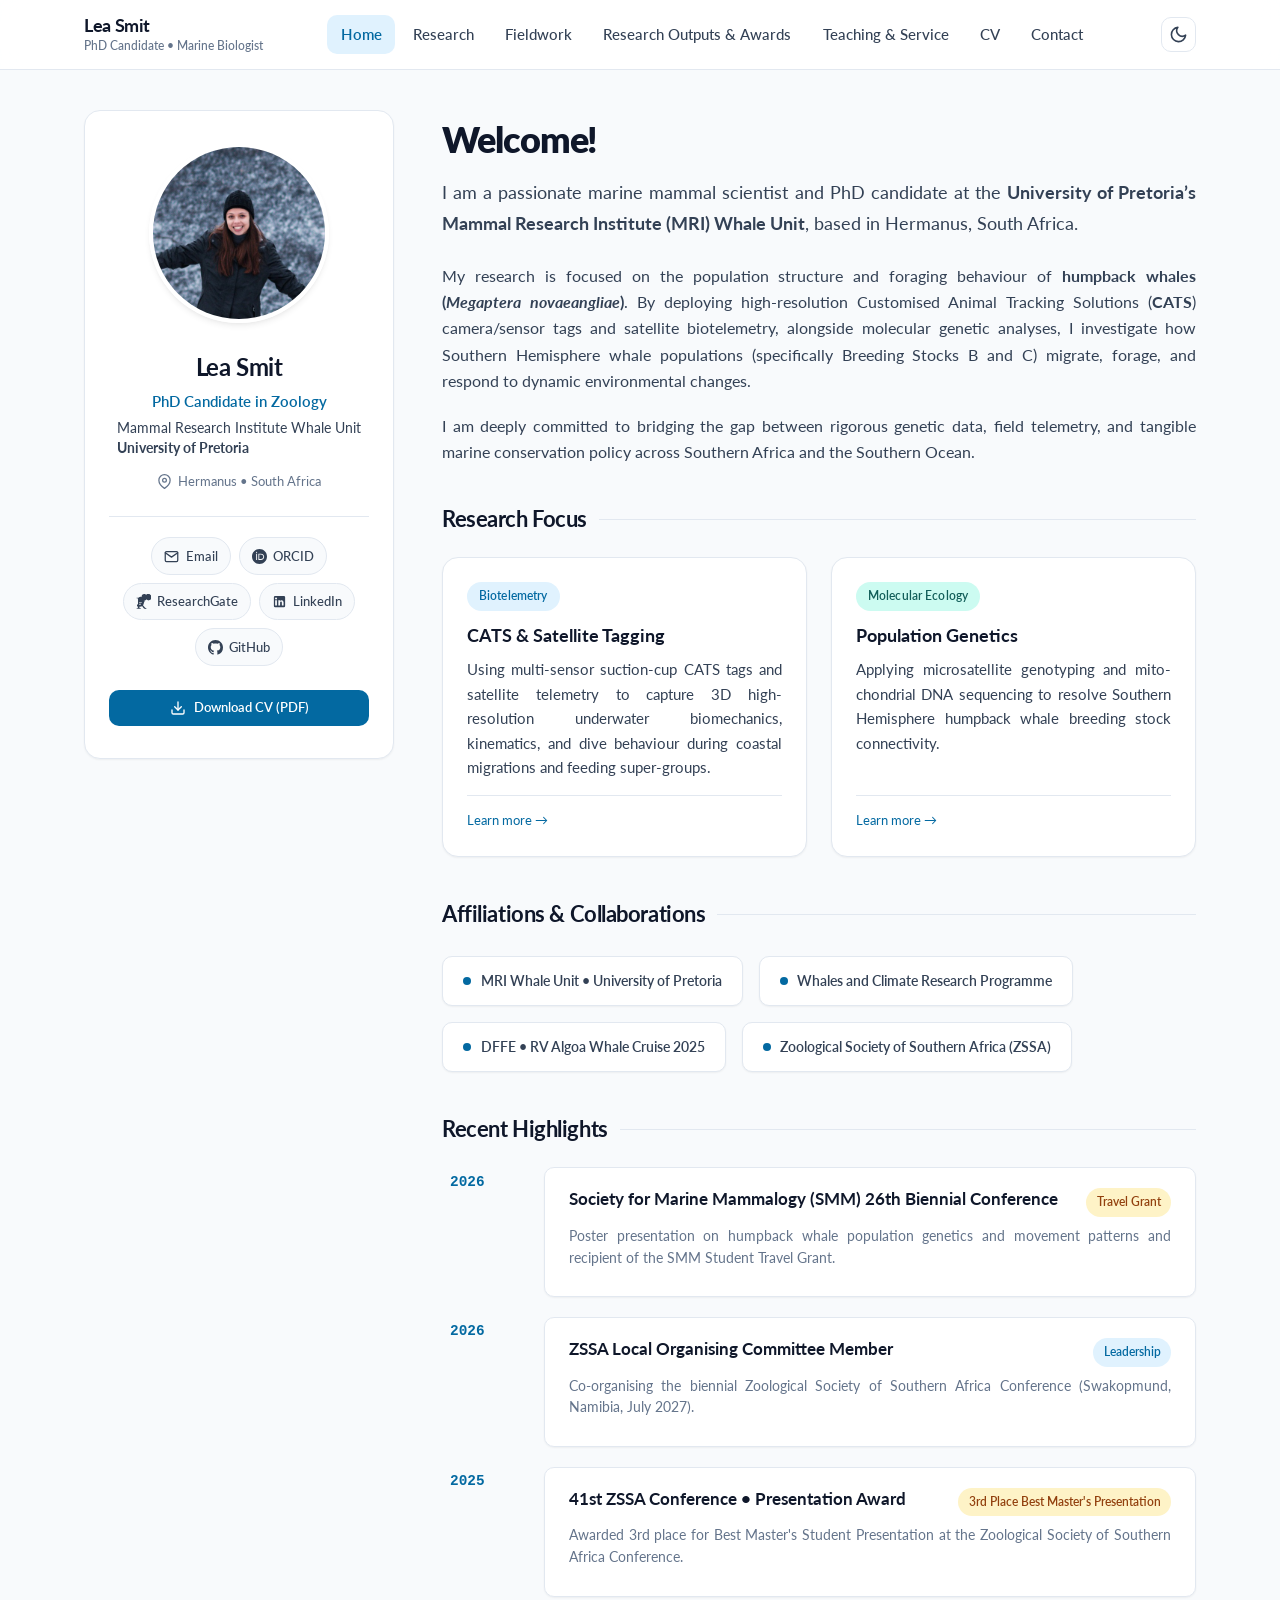
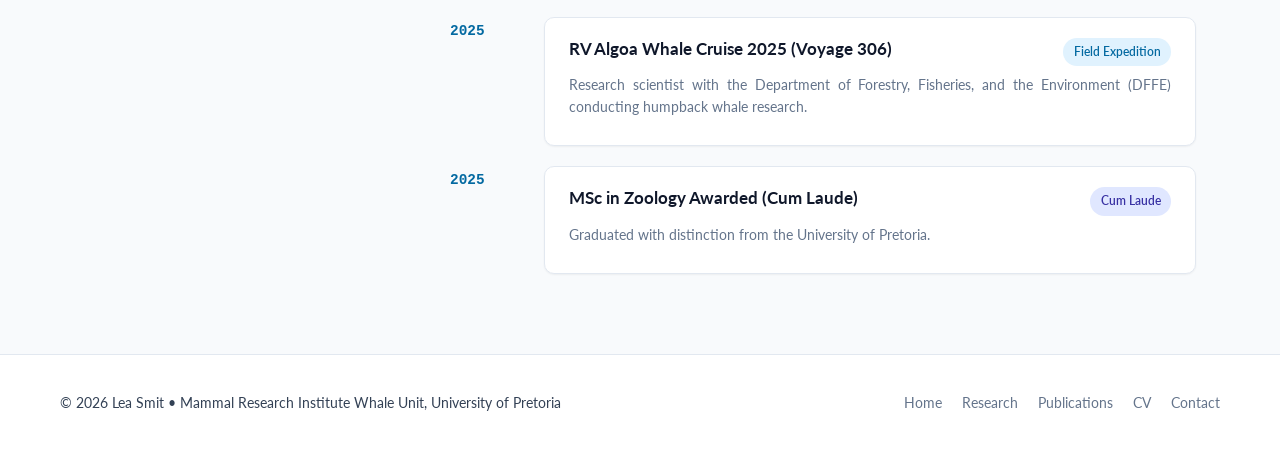
<file: index.html>
<!DOCTYPE html>
<html lang="en-GB">
<head>
  <meta charset="UTF-8">
  <meta name="viewport" content="width=device-width, initial-scale=1.0">
  <title>Lea Smit | Marine Mammal Biologist &amp; PhD Candidate</title>
  <meta name="description" content="Personal academic website of Lea Smit, PhD candidate in Zoology at the University of Pretoria Mammal Research Institute Whale Unit. Research in humpback whale population structure, bio-logging (CATS & satellite tagging), and molecular genetics.">
  <link rel="preconnect" href="https://fonts.googleapis.com">
  <link rel="preconnect" href="https://fonts.gstatic.com" crossorigin>
  <link href="https://fonts.googleapis.com/css2?family=Lato:ital,wght@0,300;0,400;0,700;0,900;1,400;1,700&display=swap" rel="stylesheet">
  <link rel="stylesheet" href="assets/css/style.css">
</head>
<body>

  <!-- Site Navigation -->
  <header class="site-header">
    <div class="nav-container">
      <a href="index.html" class="brand">
        <div class="brand-info">
          <span class="brand-name">Lea Smit</span>
          <span class="brand-tag">PhD Candidate &bull; Marine Biologist</span>
        </div>
      </a>

      <nav id="nav-menu" class="nav-menu">
        <a href="index.html" class="nav-link">Home</a>
        <a href="research.html" class="nav-link">Research</a>
        <a href="fieldwork.html" class="nav-link">Fieldwork</a>
        <a href="publications.html" class="nav-link">Research Outputs &amp; Awards</a>
        <a href="teaching.html" class="nav-link">Teaching &amp; Service</a>
        <a href="cv.html" class="nav-link">CV</a>
        <a href="contact.html" class="nav-link">Contact</a>
      </nav>

      <div class="nav-actions">
        <button id="theme-toggle" class="theme-toggle-btn" aria-label="Toggle dark mode" title="Toggle theme">
          <svg xmlns="http://www.w3.org/2000/svg" width="19" height="19" viewBox="0 0 24 24" fill="none" stroke="currentColor" stroke-width="2" stroke-linecap="round" stroke-linejoin="round">
            <path d="M21 12.79A9 9 0 1 1 11.21 3 7 7 0 0 0 21 12.79z"></path>
          </svg>
        </button>
        <button id="mobile-toggle" class="nav-mobile-toggle" aria-label="Toggle mobile menu">
          <svg xmlns="http://www.w3.org/2000/svg" width="22" height="22" viewBox="0 0 24 24" fill="none" stroke="currentColor" stroke-width="2" stroke-linecap="round" stroke-linejoin="round">
            <line x1="3" y1="12" x2="21" y2="12"></line>
            <line x1="3" y1="6" x2="21" y2="6"></line>
            <line x1="3" y1="18" x2="21" y2="18"></line>
          </svg>
        </button>
      </div>
    </div>
  </header>

  <!-- Main Container (Trestles Layout) -->
  <main class="main-content">
    <div class="trestles-layout">

      <!-- Profile Sidebar -->
      <aside class="profile-sidebar">
        <div class="profile-avatar-wrap">
          <img src="assets/images/profile.jpg" alt="Lea Smit" class="profile-avatar">
        </div>
        <h1 class="profile-name">Lea Smit</h1>
        <p class="profile-title">PhD Candidate in Zoology</p>
        <p class="profile-affiliation">
          Mammal Research Institute Whale Unit<br>
          <strong>University of Pretoria</strong>
        </p>
        <p class="profile-location">
          <svg xmlns="http://www.w3.org/2000/svg" width="15" height="15" viewBox="0 0 24 24" fill="none" stroke="currentColor" stroke-width="2" stroke-linecap="round" stroke-linejoin="round">
            <path d="M21 10c0 7-9 13-9 13s-9-6-9-13a9 9 0 0 1 18 0z"></path>
            <circle cx="12" cy="10" r="3"></circle>
          </svg>
          Hermanus &bull; South Africa
        </p>

        <div class="profile-links">
          <a href="mailto:lea.smit1@gmail.com" class="profile-link-btn" title="Email Lea Smit">
            <svg xmlns="http://www.w3.org/2000/svg" width="14" height="14" viewBox="0 0 24 24" fill="none" stroke="currentColor" stroke-width="2" stroke-linecap="round" stroke-linejoin="round">
              <path d="M4 4h16c1.1 0 2 .9 2 2v12c0 1.1-.9 2-2 2H4c-1.1 0-2-.9-2-2V6c0-1.1.9-2 2-2z"></path>
              <polyline points="22,6 12,13 2,6"></polyline>
            </svg>
            Email
          </a>
          <a href="https://orcid.org/0000-0002-6084-6070" target="_blank" rel="noopener" class="profile-link-btn" title="ORCID Profile">
            <svg xmlns="http://www.w3.org/2000/svg" width="14" height="14" viewBox="0 0 24 24" fill="currentColor">
              <path d="M12 0C5.372 0 0 5.372 0 12s5.372 12 12 12 12-5.372 12-12S18.628 0 12 0zM7.369 4.378c.525 0 .947.431.947.947s-.422.947-.947.947a.95.95 0 0 1-.947-.947c0-.525.422-.947.947-.947zm-.722 3.038h1.444v10.041H6.647V7.416zm3.562 0h3.9c3.712 0 5.344 2.653 5.344 5.025 0 2.578-2.016 5.025-5.325 5.025h-3.919V7.416zm1.444 1.303v7.444h2.297c3.272 0 4.022-2.484 4.022-3.722 0-2.016-1.284-3.722-4.097-3.722h-2.222z"/>
            </svg>
            ORCID
          </a>
          <a href="https://www.researchgate.net/profile/Lea-Smit?ev=hdr_xprf" target="_blank" rel="noopener" class="profile-link-btn" title="ResearchGate Profile">
            <svg xmlns="http://www.w3.org/2000/svg" width="14" height="14" viewBox="0 0 24 24" fill="currentColor">
              <path d="M19.586 0c-.818 0-1.508.19-2.073.565-.563.377-.97.936-1.213 1.68a3.193 3.193 0 0 0-1.12-1.68C14.618.19 13.928 0 13.11 0c-1.277 0-2.31.42-3.084 1.25-.774.83-1.166 2.003-1.166 3.5v.42c-.443-.4-1.002-.6-1.67-.6-1.077 0-1.954.406-2.618 1.212-.663.805-.997 1.905-.997 3.284 0 1.385.334 2.49 1 3.3.664.81 1.54 1.22 2.615 1.22.668 0 1.227-.2 1.67-.6v.83c0 1.22-.32 2.13-.956 2.72-.636.59-1.554.89-2.74.89-.62 0-1.235-.07-1.84-.21-.606-.14-1.18-.36-1.72-.65v3.18c.55.24 1.15.42 1.8.53.66.11 1.36.17 2.1.17 2.22 0 3.96-.58 5.19-1.74 1.23-1.16 1.85-2.88 1.85-5.15V9.45c.42.38.96.58 1.62.58.78 0 1.44-.19 1.97-.56.54-.37.93-.93 1.17-1.68.27.75.68 1.31 1.22 1.68.55.37 1.22.56 2.01.56 1.22 0 2.22-.42 2.98-1.25.76-.84 1.15-2.01 1.15-3.5 0-1.5-.39-2.67-1.15-3.5-.76-.84-1.76-1.26-2.98-1.26z"/>
              <path d="M19.586 0c-.818 0-1.508.19-2.073.565-.563.377-.97.936-1.213 1.68a3.193 3.193 0 0 0-.112.437 8.365 8.365 0 0 0-.078.53 9 9 0 0 0-.05.727c-.01.282-.013.621-.013 1.016a31.121 31.123 0 0 0 .014 1.017 9 9 0 0 0 .05.727 7.946 7.946 0 0 0 .077.53h-.005a3.334 3.334 0 0 0 .113.438c.245.743.65 1.303 1.214 1.68.565.376 1.256.564 2.075.564.8 0 1.536-.213 2.105-.603.57-.39.94-.916 1.175-1.65.076-.235.135-.558.177-.93a10.9 10.9 0 0 0 .043-1.207v-.82c0-.095-.047-.142-.14-.142h-3.064c-.094 0-.14.047-.14.141v.956c0 .094.046.14.14.14h1.666c.056 0 .084.03.084.086 0 .36 0 .62-.036.865-.038.244-.1.447-.147.606-.108.385-.348.664-.638.876-.29.212-.738.35-1.227.35-.545 0-.901-.15-1.21-.353-.306-.203-.517-.454-.67-.915a3.136 3.136 0 0 1-.147-.762 17.366 17.367 0 0 1-.034-.656c-.01-.26-.014-.572-.014-.939a26.401 26.403 0 0 1 .014-.938 15.821 15.822 0 0 1 .035-.656 3.19 3.19 0 0 1 .148-.76 1.89 1.89 0 0 1 .742-1.01c.344-.244.593-.352 1.137-.352.508 0 .815.096 1.144.303.33.207.528.492.764.925.047.094.111.118.198.07l1.044-.43c.075-.048.09-.115.042-.199a3.549 3.549 0 0 0-.466-.742 3 3 0 0 0-.679-.607 3.313 3.313 0 0 0-.903-.41A4.068 4.068 0 0 0 19.586 0zM8.217 5.836c-1.69 0-3.036.086-4.297.086-1.146 0-2.291 0-3.007-.029v.831l1.088.2c.744.144 1.174.488 1.174 2.264v11.288c0 1.777-.43 2.12-1.174 2.263l-1.088.2v.832c.773-.029 2.12-.086 3.465-.086 1.29 0 2.951.057 3.667.086v-.831l-1.49-.2c-.773-.115-1.174-.487-1.174-2.264v-4.784c.688.057 1.29.057 2.206.057 1.748 3.123 3.41 5.472 4.355 6.56.86 1.032 2.177 1.691 3.839 1.691.487 0 1.003-.086 1.318-.23v-.744c-1.031 0-2.063-.716-2.808-1.518-1.26-1.376-2.95-3.582-4.355-6.074 2.32-.545 4.04-2.722 4.04-4.9 0-3.208-2.492-4.698-5.758-4.698zm-.515 1.29c2.406 0 3.839 1.26 3.839 3.552 0 2.263-1.547 3.782-4.097 3.782-.974 0-1.404-.03-2.063-.086v-7.19c.66-.059 1.547-.059 2.32-.059z"/>
            </svg>
            ResearchGate
          </a>
          <a href="https://www.linkedin.com/in/lea-smit-516092230/" target="_blank" rel="noopener" class="profile-link-btn" title="LinkedIn Profile">
            <svg xmlns="http://www.w3.org/2000/svg" width="14" height="14" viewBox="0 0 24 24" fill="currentColor">
              <path d="M19 3a2 2 0 0 1 2 2v14a2 2 0 0 1-2 2H5a2 2 0 0 1-2-2V5a2 2 0 0 1 2-2h14m-.5 15.5v-5.3a3.26 3.26 0 0 0-3.26-3.26c-.85 0-1.84.52-2.28 1.3v-1.11h-2.79v8.37h2.79v-4.93c0-.77.62-1.4 1.39-1.4a1.4 1.4 0 0 1 1.4 1.4v4.93h2.75M6.46 8.76a1.64 1.64 0 1 0-.02-3.28 1.64 1.64 0 0 0 .02 3.28m-1.39 9.74h2.79V9.93H5.07v8.57z"/>
            </svg>
            LinkedIn
          </a>
          <a href="https://github.com/leasmit" target="_blank" rel="noopener" class="profile-link-btn" title="GitHub Profile">
            <svg xmlns="http://www.w3.org/2000/svg" width="14" height="14" viewBox="0 0 24 24" fill="currentColor">
              <path d="M12 0C5.37 0 0 5.37 0 12c0 5.31 3.435 9.795 8.205 11.385.6.105.825-.255.825-.57 0-.285-.015-1.23-.015-2.235-3.015.555-3.795-.735-4.035-1.41-.135-.345-.72-1.41-1.23-1.695-.42-.225-1.02-.78-.015-.795.945-.015 1.62.87 1.845 1.23 1.08 1.815 2.805 1.305 3.495.99.105-.78.42-1.305.765-1.605-2.67-.3-5.46-1.335-5.46-5.925 0-1.305.465-2.385 1.23-3.225-.12-.3-.54-1.53.12-3.18 0 0 1.005-.315 3.3 1.23.96-.27 1.98-.405 3-.405s2.04.135 3 .405c2.295-1.56 3.3-1.23 3.3-1.23.66 1.65.24 2.88.12 3.18.765.84 1.23 1.905 1.23 3.225 0 4.605-2.805 5.625-5.475 5.925.435.375.81 1.095.81 2.22 0 1.605-.015 2.895-.015 3.3 0 .315.225.69.825.57A12.02 12.02 0 0 0 24 12c0-6.63-5.37-12-12-12z"/>
            </svg>
            GitHub
          </a>
        </div>

        <div style="margin-top: 1.5rem; width: 100%;">
          <a href="assets/docs/CV_Lea_Smit.pdf" class="btn btn-primary btn-sm" style="width: 100%;" download>
            <svg xmlns="http://www.w3.org/2000/svg" width="16" height="16" viewBox="0 0 24 24" fill="none" stroke="currentColor" stroke-width="2" stroke-linecap="round" stroke-linejoin="round">
              <path d="M21 15v4a2 2 0 0 1-2 2H5a2 2 0 0 1-2-2v-4"></path>
              <polyline points="7 10 12 15 17 10"></polyline>
              <line x1="12" y1="15" x2="12" y2="3"></line>
            </svg>
            Download CV (PDF)
          </a>
        </div>
      </aside>

      <!-- Main Profile Content -->
      <section class="profile-content">
        <div class="page-header" style="border-bottom: none; margin-bottom: 1.5rem; padding-bottom: 0;">
          <h2 class="page-title" style="font-size: 2.25rem;">Welcome!</h2>
          <p class="lead-text">
            I am a passionate marine mammal scientist and PhD candidate at the <strong>University of Pretoria’s Mammal Research Institute (MRI) Whale Unit</strong>, based in Hermanus, South Africa.
          </p>
        </div>

        <p>
          My research is focused on the population structure and foraging behaviour of <strong>humpback whales (<em>Megaptera novaeangliae</em>)</strong>. By deploying high-resolution Customised Animal Tracking Solutions (<strong>CATS</strong>) camera/sensor tags and satellite biotelemetry, alongside molecular genetic analyses, I investigate how Southern Hemisphere whale populations (specifically Breeding Stocks B and C) migrate, forage, and respond to dynamic environmental changes.
        </p>

        <p>
          I am deeply committed to bridging the gap between rigorous genetic data, field telemetry, and tangible marine conservation policy across Southern Africa and the Southern Ocean.
        </p>

        <!-- Core Research Pillars -->
        <h3 class="section-heading">Research Focus</h3>
        <div class="cards-grid">
          <div class="card">
            <span class="card-tag">Biotelemetry</span>
            <h4 class="card-title">CATS &amp; Satellite Tagging</h4>
            <p class="card-body">
              Using multi-sensor suction-cup CATS tags and satellite telemetry to capture 3D high-resolution underwater biomechanics, kinematics, and dive behaviour during coastal migrations and feeding super-groups.
            </p>
            <div class="card-meta">
              <a href="research.html#biologging">Learn more &rarr;</a>
            </div>
          </div>

          <div class="card">
            <span class="card-tag teal">Molecular Ecology</span>
            <h4 class="card-title">Population Genetics</h4>
            <p class="card-body">
              Applying micro&shy;satel&shy;lite genotyping and mito&shy;chondrial DNA sequencing to resolve Southern Hemisphere humpback whale breeding stock connectivity.
            </p>
            <div class="card-meta">
              <a href="research.html#msc-research">Learn more &rarr;</a>
            </div>
          </div>
        </div>

        <!-- Institutional Affiliations -->
        <h3 class="section-heading">Affiliations &amp; Collaborations</h3>
        <div class="affiliations-row">
          <div class="affiliation-badge">
            <span class="dot"></span>
            <span>MRI Whale Unit &bull; University of Pretoria</span>
          </div>
          <div class="affiliation-badge">
            <span class="dot"></span>
            <span>Whales and Climate Research Programme</span>
          </div>
          <div class="affiliation-badge">
            <span class="dot"></span>
            <span>DFFE &bull; RV Algoa Whale Cruise 2025</span>
          </div>
          <div class="affiliation-badge">
            <span class="dot"></span>
            <span>Zoological Society of Southern Africa (ZSSA)</span>
          </div>
        </div>

        <!-- Latest News & Highlights -->
        <h3 class="section-heading">Recent Highlights</h3>
        <div class="timeline">
          <div class="timeline-item">
            <div class="timeline-year">2026</div>
            <div class="timeline-content">
              <div class="timeline-header">
                <span class="timeline-title">Society for Marine Mammalogy (SMM) 26th Biennial Conference</span>
                <span class="badge-pill award">Travel Grant</span>
              </div>
              <p class="timeline-subtitle">Poster presentation on humpback whale population genetics and movement patterns and recipient of the SMM Student Travel Grant.</p>
            </div>
          </div>

          <div class="timeline-item">
            <div class="timeline-year">2026</div>
            <div class="timeline-content">
              <div class="timeline-header">
                <span class="timeline-title">ZSSA Local Organising Committee Member</span>
                <span class="badge-pill">Leadership</span>
              </div>
              <p class="timeline-subtitle">Co-organising the biennial Zoological Society of Southern Africa Conference (Swakopmund, Namibia, July 2027).</p>
            </div>
          </div>

          <div class="timeline-item">
            <div class="timeline-year">2025</div>
            <div class="timeline-content">
              <div class="timeline-header">
                <span class="timeline-title">41st ZSSA Conference &bull; Presentation Award</span>
                <span class="badge-pill award">3rd Place Best Master's Presentation</span>
              </div>
              <p class="timeline-subtitle">Awarded 3rd place for Best Master's Student Presentation at the Zoological Society of Southern Africa Conference.</p>
            </div>
          </div>

          <div class="timeline-item">
            <div class="timeline-year">2025</div>
            <div class="timeline-content">
              <div class="timeline-header">
                <span class="timeline-title">RV Algoa Whale Cruise 2025 (Voyage 306)</span>
                <span class="badge-pill">Field Expedition</span>
              </div>
              <p class="timeline-subtitle">Research scientist with the Department of Forestry, Fisheries, and the Environment (DFFE) conducting humpback whale research.</p>
            </div>
          </div>

          <div class="timeline-item">
            <div class="timeline-year">2025</div>
            <div class="timeline-content">
              <div class="timeline-header">
                <span class="timeline-title">MSc in Zoology Awarded (Cum Laude)</span>
                <span class="badge-pill honor">Cum Laude</span>
              </div>
              <p class="timeline-subtitle">Graduated with distinction from the University of Pretoria.</p>
            </div>
          </div>
        </div>

      </section>
    </div>
  </main>

  <!-- Site Footer -->
  <footer class="site-footer">
    <div class="footer-container">
      <p>&copy; 2026 Lea Smit &bull; Mammal Research Institute Whale Unit, University of Pretoria</p>
      <ul class="footer-links">
        <li><a href="index.html">Home</a></li>
        <li><a href="research.html">Research</a></li>
        <li><a href="publications.html">Publications</a></li>
        <li><a href="cv.html">CV</a></li>
        <li><a href="contact.html">Contact</a></li>
      </ul>
    </div>
  </footer>

  <script src="assets/js/main.js"></script>
</body>
</html>
</file>
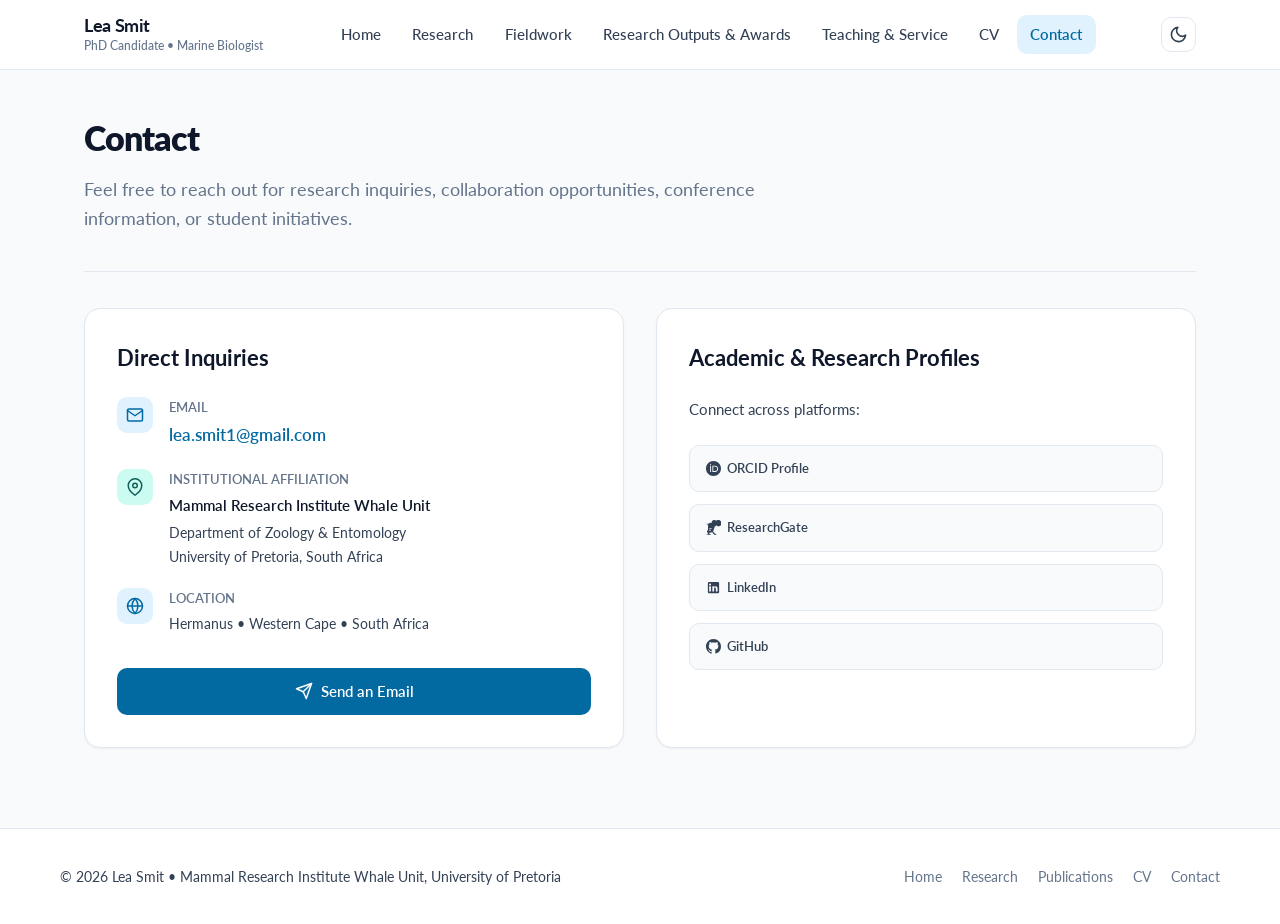
<file: contact.html>
<!DOCTYPE html>
<html lang="en-GB">
<head>
  <meta charset="UTF-8">
  <meta name="viewport" content="width=device-width, initial-scale=1.0">
  <title>Contact | Lea Smit</title>
  <meta name="description" content="Contact Lea Smit, marine mammal biologist and PhD candidate at the Mammal Research Institute Whale Unit, University of Pretoria.">
  <link rel="preconnect" href="https://fonts.googleapis.com">
  <link rel="preconnect" href="https://fonts.gstatic.com" crossorigin>
  <link href="https://fonts.googleapis.com/css2?family=Lato:ital,wght@0,300;0,400;0,700;0,900;1,400;1,700&display=swap" rel="stylesheet">
  <link rel="stylesheet" href="assets/css/style.css">
</head>
<body>

  <!-- Site Navigation -->
  <header class="site-header">
    <div class="nav-container">
      <a href="index.html" class="brand">
        <div class="brand-info">
          <span class="brand-name">Lea Smit</span>
          <span class="brand-tag">PhD Candidate &bull; Marine Biologist</span>
        </div>
      </a>

      <nav id="nav-menu" class="nav-menu">
        <a href="index.html" class="nav-link">Home</a>
        <a href="research.html" class="nav-link">Research</a>
        <a href="fieldwork.html" class="nav-link">Fieldwork</a>
        <a href="publications.html" class="nav-link">Research Outputs &amp; Awards</a>
        <a href="teaching.html" class="nav-link">Teaching &amp; Service</a>
        <a href="cv.html" class="nav-link">CV</a>
        <a href="contact.html" class="nav-link active">Contact</a>
      </nav>

      <div class="nav-actions">
        <button id="theme-toggle" class="theme-toggle-btn" aria-label="Toggle dark mode" title="Toggle theme">
          <svg xmlns="http://www.w3.org/2000/svg" width="19" height="19" viewBox="0 0 24 24" fill="none" stroke="currentColor" stroke-width="2" stroke-linecap="round" stroke-linejoin="round">
            <path d="M21 12.79A9 9 0 1 1 11.21 3 7 7 0 0 0 21 12.79z"></path>
          </svg>
        </button>
        <button id="mobile-toggle" class="nav-mobile-toggle" aria-label="Toggle mobile menu">
          <svg xmlns="http://www.w3.org/2000/svg" width="22" height="22" viewBox="0 0 24 24" fill="none" stroke="currentColor" stroke-width="2" stroke-linecap="round" stroke-linejoin="round">
            <line x1="3" y1="12" x2="21" y2="12"></line>
            <line x1="3" y1="6" x2="21" y2="6"></line>
            <line x1="3" y1="18" x2="21" y2="18"></line>
          </svg>
        </button>
      </div>
    </div>
  </header>

  <main class="main-content">
    <div class="page-header">
      <h1 class="page-title">Contact</h1>
      <p class="page-subtitle">
        Feel free to reach out for research inquiries, collaboration opportunities, conference information, or student initiatives.
      </p>
    </div>

    <div class="cards-grid" style="grid-template-columns: repeat(auto-fit, minmax(320px, 1fr)); gap: 2rem;">
      <!-- Contact Card -->
      <div class="card" style="padding: 2rem;">
        <h2 style="font-size: 1.35rem; color: var(--text-primary); margin-bottom: 1.25rem;">Direct Inquiries</h2>

        <div style="display: flex; flex-direction: column; gap: 1.25rem;">
          <div style="display: flex; gap: 1rem; align-items: flex-start;">
            <div style="width: 36px; height: 36px; border-radius: var(--radius-md); background-color: var(--primary-light); color: var(--primary); display: flex; align-items: center; justify-content: center; flex-shrink: 0;">
              <svg xmlns="http://www.w3.org/2000/svg" width="18" height="18" viewBox="0 0 24 24" fill="none" stroke="currentColor" stroke-width="2" stroke-linecap="round" stroke-linejoin="round">
                <path d="M4 4h16c1.1 0 2 .9 2 2v12c0 1.1-.9 2-2 2H4c-1.1 0-2-.9-2-2V6c0-1.1.9-2 2-2z"></path>
                <polyline points="22,6 12,13 2,6"></polyline>
              </svg>
            </div>
            <div>
              <p style="font-size: 0.8rem; font-weight: 600; text-transform: uppercase; color: var(--text-muted); margin-bottom: 0.2rem;">Email</p>
              <a href="mailto:lea.smit1@gmail.com" style="font-size: 1.05rem; font-weight: 600;">lea.smit1@gmail.com</a>
            </div>
          </div>

          <div style="display: flex; gap: 1rem; align-items: flex-start;">
            <div style="width: 36px; height: 36px; border-radius: var(--radius-md); background-color: var(--accent-light); color: var(--accent-dark); display: flex; align-items: center; justify-content: center; flex-shrink: 0;">
              <svg xmlns="http://www.w3.org/2000/svg" width="18" height="18" viewBox="0 0 24 24" fill="none" stroke="currentColor" stroke-width="2" stroke-linecap="round" stroke-linejoin="round">
                <path d="M21 10c0 7-9 13-9 13s-9-6-9-13a9 9 0 0 1 18 0z"></path>
                <circle cx="12" cy="10" r="3"></circle>
              </svg>
            </div>
            <div>
              <p style="font-size: 0.8rem; font-weight: 600; text-transform: uppercase; color: var(--text-muted); margin-bottom: 0.2rem;">Institutional Affiliation</p>
              <p style="font-size: 0.95rem; margin-bottom: 0.2rem; color: var(--text-primary); font-weight: 600;">
                Mammal Research Institute Whale Unit
              </p>
              <p style="font-size: 0.875rem; color: var(--text-secondary); margin-bottom: 0;">
                Department of Zoology &amp; Entomology<br>
                University of Pretoria, South Africa
              </p>
            </div>
          </div>

          <div style="display: flex; gap: 1rem; align-items: flex-start;">
            <div style="width: 36px; height: 36px; border-radius: var(--radius-md); background-color: var(--primary-light); color: var(--primary); display: flex; align-items: center; justify-content: center; flex-shrink: 0;">
              <svg xmlns="http://www.w3.org/2000/svg" width="18" height="18" viewBox="0 0 24 24" fill="none" stroke="currentColor" stroke-width="2" stroke-linecap="round" stroke-linejoin="round">
                <circle cx="12" cy="12" r="10"></circle>
                <line x1="2" y1="12" x2="22" y2="12"></line>
                <path d="M12 2a15.3 15.3 0 0 1 4 10 15.3 15.3 0 0 1-4 10 15.3 15.3 0 0 1-4-10 15.3 15.3 0 0 1 4-10z"></path>
              </svg>
            </div>
            <div>
              <p style="font-size: 0.8rem; font-weight: 600; text-transform: uppercase; color: var(--text-muted); margin-bottom: 0.2rem;">Location</p>
              <p style="font-size: 0.9rem; color: var(--text-secondary); margin-bottom: 0;">
                Hermanus &bull; Western Cape &bull; South Africa
              </p>
            </div>
          </div>
        </div>

        <div style="margin-top: 2rem;">
          <a href="mailto:lea.smit1@gmail.com?subject=Research%20Inquiry%20from%20Website" class="btn btn-primary" style="width: 100%;">
            <svg xmlns="http://www.w3.org/2000/svg" width="18" height="18" viewBox="0 0 24 24" fill="none" stroke="currentColor" stroke-width="2" stroke-linecap="round" stroke-linejoin="round">
              <line x1="22" y1="2" x2="11" y2="13"></line>
              <polygon points="22 2 15 22 11 13 2 9 22 2"></polygon>
            </svg>
            Send an Email
          </a>
        </div>
      </div>

      <!-- Professional Networks -->
      <div class="card" style="padding: 2rem;">
        <h2 style="font-size: 1.35rem; color: var(--text-primary); margin-bottom: 1.25rem;">Academic &amp; Research Profiles</h2>
        <p style="font-size: 0.925rem; color: var(--text-secondary); margin-bottom: 1.5rem;">
          Connect across platforms:
        </p>

        <div style="display: flex; flex-direction: column; gap: 0.75rem;">
          <a href="https://orcid.org/0000-0002-6084-6070" target="_blank" rel="noopener" class="profile-link-btn" style="justify-content: flex-start; padding: 0.75rem 1rem; border-radius: var(--radius-md);">
            <svg xmlns="http://www.w3.org/2000/svg" width="18" height="18" viewBox="0 0 24 24" fill="currentColor">
              <path d="M12 0C5.372 0 0 5.372 0 12s5.372 12 12 12 12-5.372 12-12S18.628 0 12 0zM7.369 4.378c.525 0 .947.431.947.947s-.422.947-.947.947a.95.95 0 0 1-.947-.947c0-.525.422-.947.947-.947zm-.722 3.038h1.444v10.041H6.647V7.416zm3.562 0h3.9c3.712 0 5.344 2.653 5.344 5.025 0 2.578-2.016 5.025-5.325 5.025h-3.919V7.416zm1.444 1.303v7.444h2.297c3.272 0 4.022-2.484 4.022-3.722 0-2.016-1.284-3.722-4.097-3.722h-2.222z"/>
            </svg>
            <span style="font-weight: 600;">ORCID Profile</span>
          </a>

          <a href="https://www.researchgate.net/profile/Lea-Smit?ev=hdr_xprf" target="_blank" rel="noopener" class="profile-link-btn" style="justify-content: flex-start; padding: 0.75rem 1rem; border-radius: var(--radius-md);">
            <svg xmlns="http://www.w3.org/2000/svg" width="18" height="18" viewBox="0 0 24 24" fill="currentColor">
              <path d="M19.586 0c-.818 0-1.508.19-2.073.565-.563.377-.97.936-1.213 1.68a3.193 3.193 0 0 0-1.12-1.68C14.618.19 13.928 0 13.11 0c-1.277 0-2.31.42-3.084 1.25-.774.83-1.166 2.003-1.166 3.5v.42c-.443-.4-1.002-.6-1.67-.6-1.077 0-1.954.406-2.618 1.212-.663.805-.997 1.905-.997 3.284 0 1.385.334 2.49 1 3.3.664.81 1.54 1.22 2.615 1.22.668 0 1.227-.2 1.67-.6v.83c0 1.22-.32 2.13-.956 2.72-.636.59-1.554.89-2.74.89-.62 0-1.235-.07-1.84-.21-.606-.14-1.18-.36-1.72-.65v3.18c.55.24 1.15.42 1.8.53.66.11 1.36.17 2.1.17 2.22 0 3.96-.58 5.19-1.74 1.23-1.16 1.85-2.88 1.85-5.15V9.45c.42.38.96.58 1.62.58.78 0 1.44-.19 1.97-.56.54-.37.93-.93 1.17-1.68.27.75.68 1.31 1.22 1.68.55.37 1.22.56 2.01.56 1.22 0 2.22-.42 2.98-1.25.76-.84 1.15-2.01 1.15-3.5 0-1.5-.39-2.67-1.15-3.5-.76-.84-1.76-1.26-2.98-1.26z"/>
              <path d="M19.586 0c-.818 0-1.508.19-2.073.565-.563.377-.97.936-1.213 1.68a3.193 3.193 0 0 0-.112.437 8.365 8.365 0 0 0-.078.53 9 9 0 0 0-.05.727c-.01.282-.013.621-.013 1.016a31.121 31.123 0 0 0 .014 1.017 9 9 0 0 0 .05.727 7.946 7.946 0 0 0 .077.53h-.005a3.334 3.334 0 0 0 .113.438c.245.743.65 1.303 1.214 1.68.565.376 1.256.564 2.075.564.8 0 1.536-.213 2.105-.603.57-.39.94-.916 1.175-1.65.076-.235.135-.558.177-.93a10.9 10.9 0 0 0 .043-1.207v-.82c0-.095-.047-.142-.14-.142h-3.064c-.094 0-.14.047-.14.141v.956c0 .094.046.14.14.14h1.666c.056 0 .084.03.084.086 0 .36 0 .62-.036.865-.038.244-.1.447-.147.606-.108.385-.348.664-.638.876-.29.212-.738.35-1.227.35-.545 0-.901-.15-1.21-.353-.306-.203-.517-.454-.67-.915a3.136 3.136 0 0 1-.147-.762 17.366 17.367 0 0 1-.034-.656c-.01-.26-.014-.572-.014-.939a26.401 26.403 0 0 1 .014-.938 15.821 15.822 0 0 1 .035-.656 3.19 3.19 0 0 1 .148-.76 1.89 1.89 0 0 1 .742-1.01c.344-.244.593-.352 1.137-.352.508 0 .815.096 1.144.303.33.207.528.492.764.925.047.094.111.118.198.07l1.044-.43c.075-.048.09-.115.042-.199a3.549 3.549 0 0 0-.466-.742 3 3 0 0 0-.679-.607 3.313 3.313 0 0 0-.903-.41A4.068 4.068 0 0 0 19.586 0zM8.217 5.836c-1.69 0-3.036.086-4.297.086-1.146 0-2.291 0-3.007-.029v.831l1.088.2c.744.144 1.174.488 1.174 2.264v11.288c0 1.777-.43 2.12-1.174 2.263l-1.088.2v.832c.773-.029 2.12-.086 3.465-.086 1.29 0 2.951.057 3.667.086v-.831l-1.49-.2c-.773-.115-1.174-.487-1.174-2.264v-4.784c.688.057 1.29.057 2.206.057 1.748 3.123 3.41 5.472 4.355 6.56.86 1.032 2.177 1.691 3.839 1.691.487 0 1.003-.086 1.318-.23v-.744c-1.031 0-2.063-.716-2.808-1.518-1.26-1.376-2.95-3.582-4.355-6.074 2.32-.545 4.04-2.722 4.04-4.9 0-3.208-2.492-4.698-5.758-4.698zm-.515 1.29c2.406 0 3.839 1.26 3.839 3.552 0 2.263-1.547 3.782-4.097 3.782-.974 0-1.404-.03-2.063-.086v-7.19c.66-.059 1.547-.059 2.32-.059z"/>
            </svg>
            <span style="font-weight: 600;">ResearchGate</span>
          </a>

          <a href="https://www.linkedin.com/in/lea-smit-516092230/" target="_blank" rel="noopener" class="profile-link-btn" style="justify-content: flex-start; padding: 0.75rem 1rem; border-radius: var(--radius-md);">
            <svg xmlns="http://www.w3.org/2000/svg" width="18" height="18" viewBox="0 0 24 24" fill="currentColor">
              <path d="M19 3a2 2 0 0 1 2 2v14a2 2 0 0 1-2 2H5a2 2 0 0 1-2-2V5a2 2 0 0 1 2-2h14m-.5 15.5v-5.3a3.26 3.26 0 0 0-3.26-3.26c-.85 0-1.84.52-2.28 1.3v-1.11h-2.79v8.37h2.79v-4.93c0-.77.62-1.4 1.39-1.4a1.4 1.4 0 0 1 1.4 1.4v4.93h2.75M6.46 8.76a1.64 1.64 0 1 0-.02-3.28 1.64 1.64 0 0 0 .02 3.28m-1.39 9.74h2.79V9.93H5.07v8.57z"/>
            </svg>
            <span style="font-weight: 600;">LinkedIn</span>
          </a>

          <a href="https://github.com/leasmit" target="_blank" rel="noopener" class="profile-link-btn" style="justify-content: flex-start; padding: 0.75rem 1rem; border-radius: var(--radius-md);">
            <svg xmlns="http://www.w3.org/2000/svg" width="18" height="18" viewBox="0 0 24 24" fill="currentColor">
              <path d="M12 0C5.37 0 0 5.37 0 12c0 5.31 3.435 9.795 8.205 11.385.6.105.825-.255.825-.57 0-.285-.015-1.23-.015-2.235-3.015.555-3.795-.735-4.035-1.41-.135-.345-.72-1.41-1.23-1.695-.42-.225-1.02-.78-.015-.795.945-.015 1.62.87 1.845 1.23 1.08 1.815 2.805 1.305 3.495.99.105-.78.42-1.305.765-1.605-2.67-.3-5.46-1.335-5.46-5.925 0-1.305.465-2.385 1.23-3.225-.12-.3-.54-1.53.12-3.18 0 0 1.005-.315 3.3 1.23.96-.27 1.98-.405 3-.405s2.04.135 3 .405c2.295-1.56 3.3-1.23 3.3-1.23.66 1.65.24 2.88.12 3.18.765.84 1.23 1.905 1.23 3.225 0 4.605-2.805 5.625-5.475 5.925.435.375.81 1.095.81 2.22 0 1.605-.015 2.895-.015 3.3 0 .315.225.69.825.57A12.02 12.02 0 0 0 24 12c0-6.63-5.37-12-12-12z"/>
            </svg>
            <span style="font-weight: 600;">GitHub</span>
          </a>

        </div>
      </div>
    </div>

  </main>

  <!-- Site Footer -->
  <footer class="site-footer">
    <div class="footer-container">
      <p>&copy; 2026 Lea Smit &bull; Mammal Research Institute Whale Unit, University of Pretoria</p>
      <ul class="footer-links">
        <li><a href="index.html">Home</a></li>
        <li><a href="research.html">Research</a></li>
        <li><a href="publications.html">Publications</a></li>
        <li><a href="cv.html">CV</a></li>
        <li><a href="contact.html">Contact</a></li>
      </ul>
    </div>
  </footer>

  <script src="assets/js/main.js"></script>
</body>
</html>
</file>
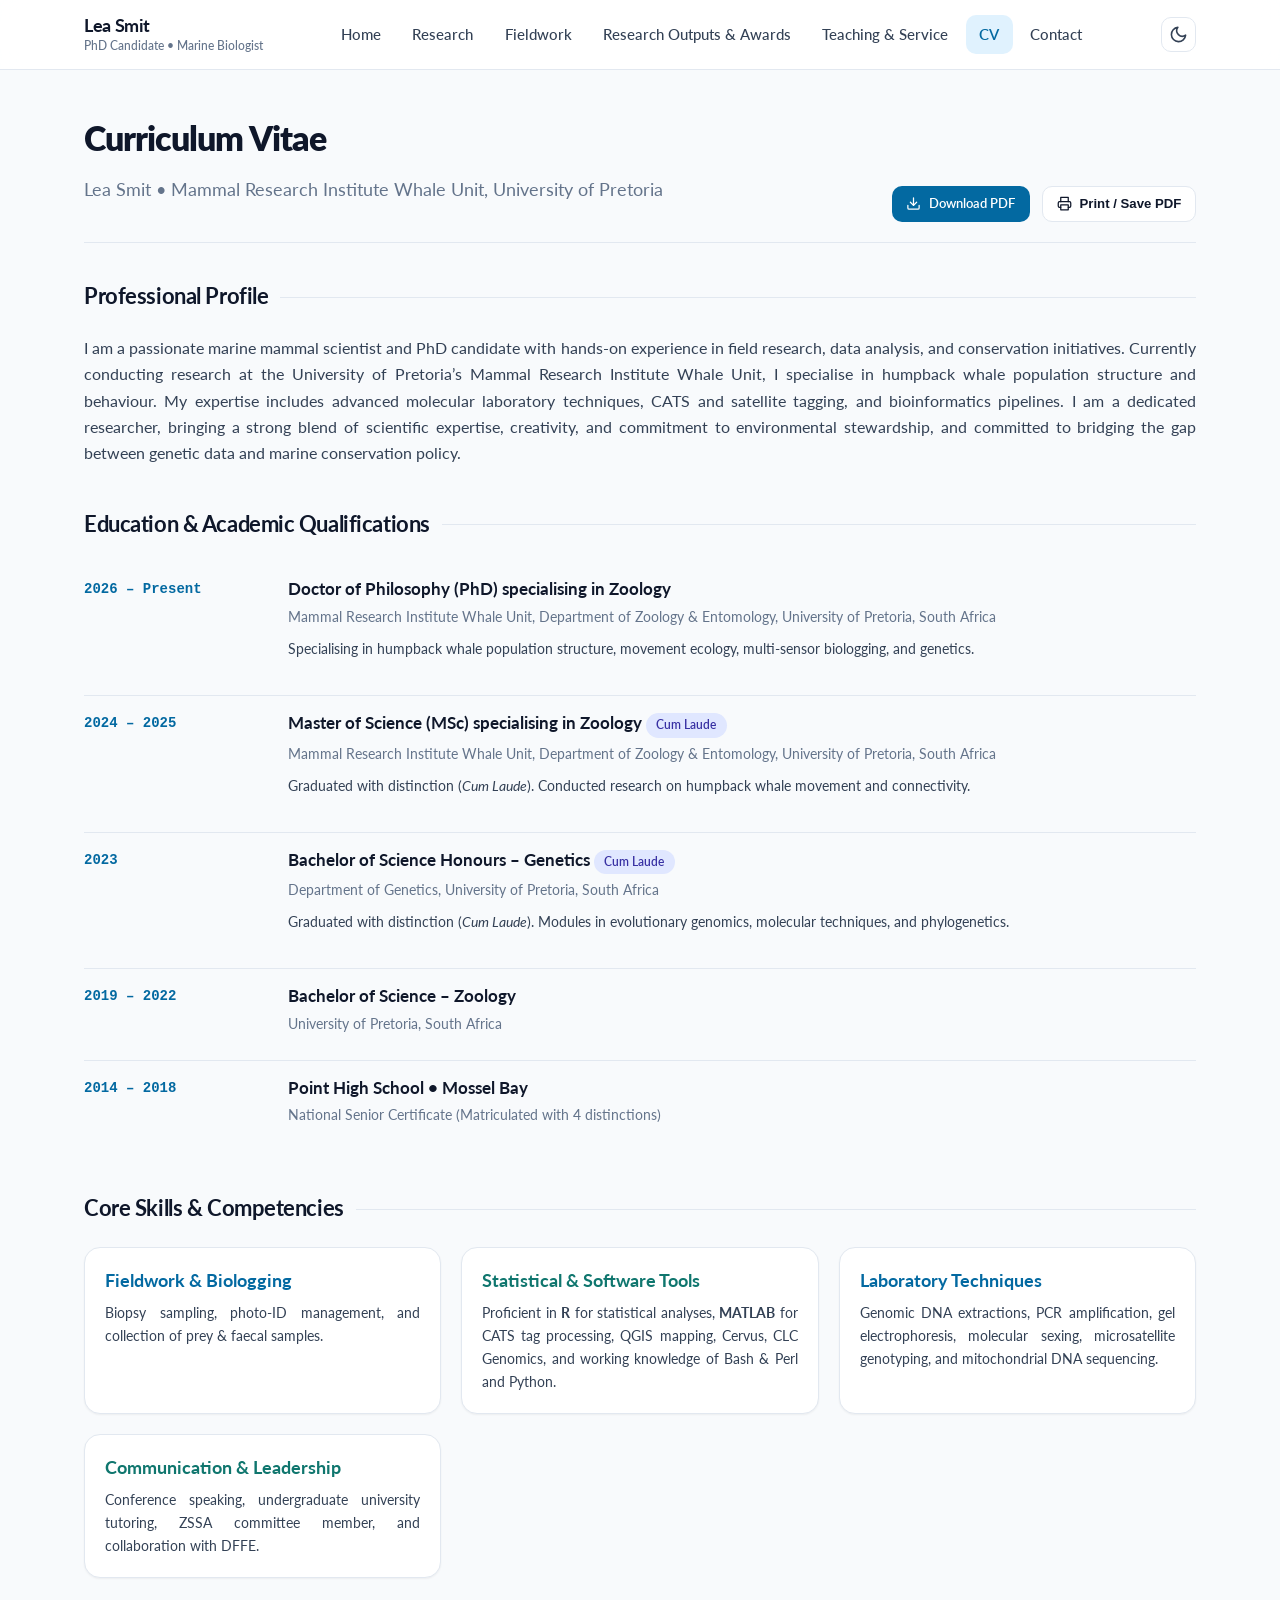
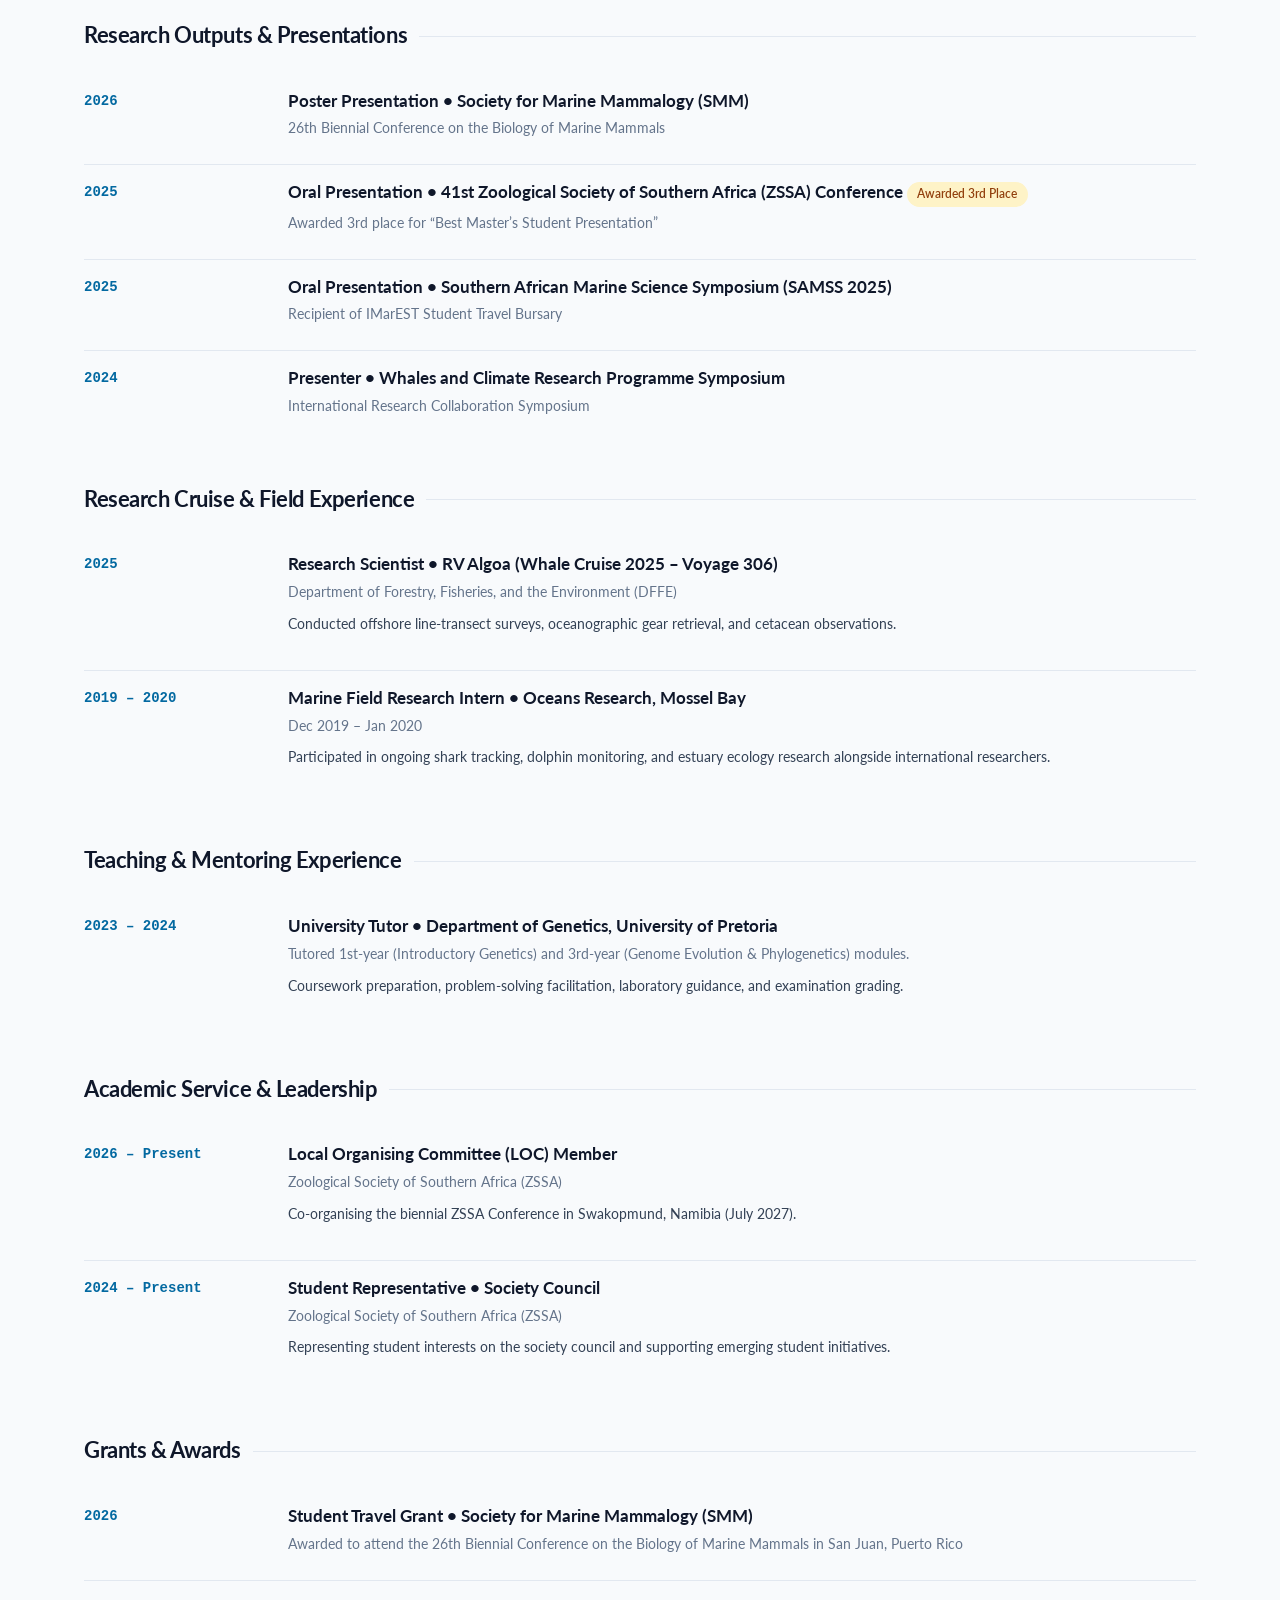
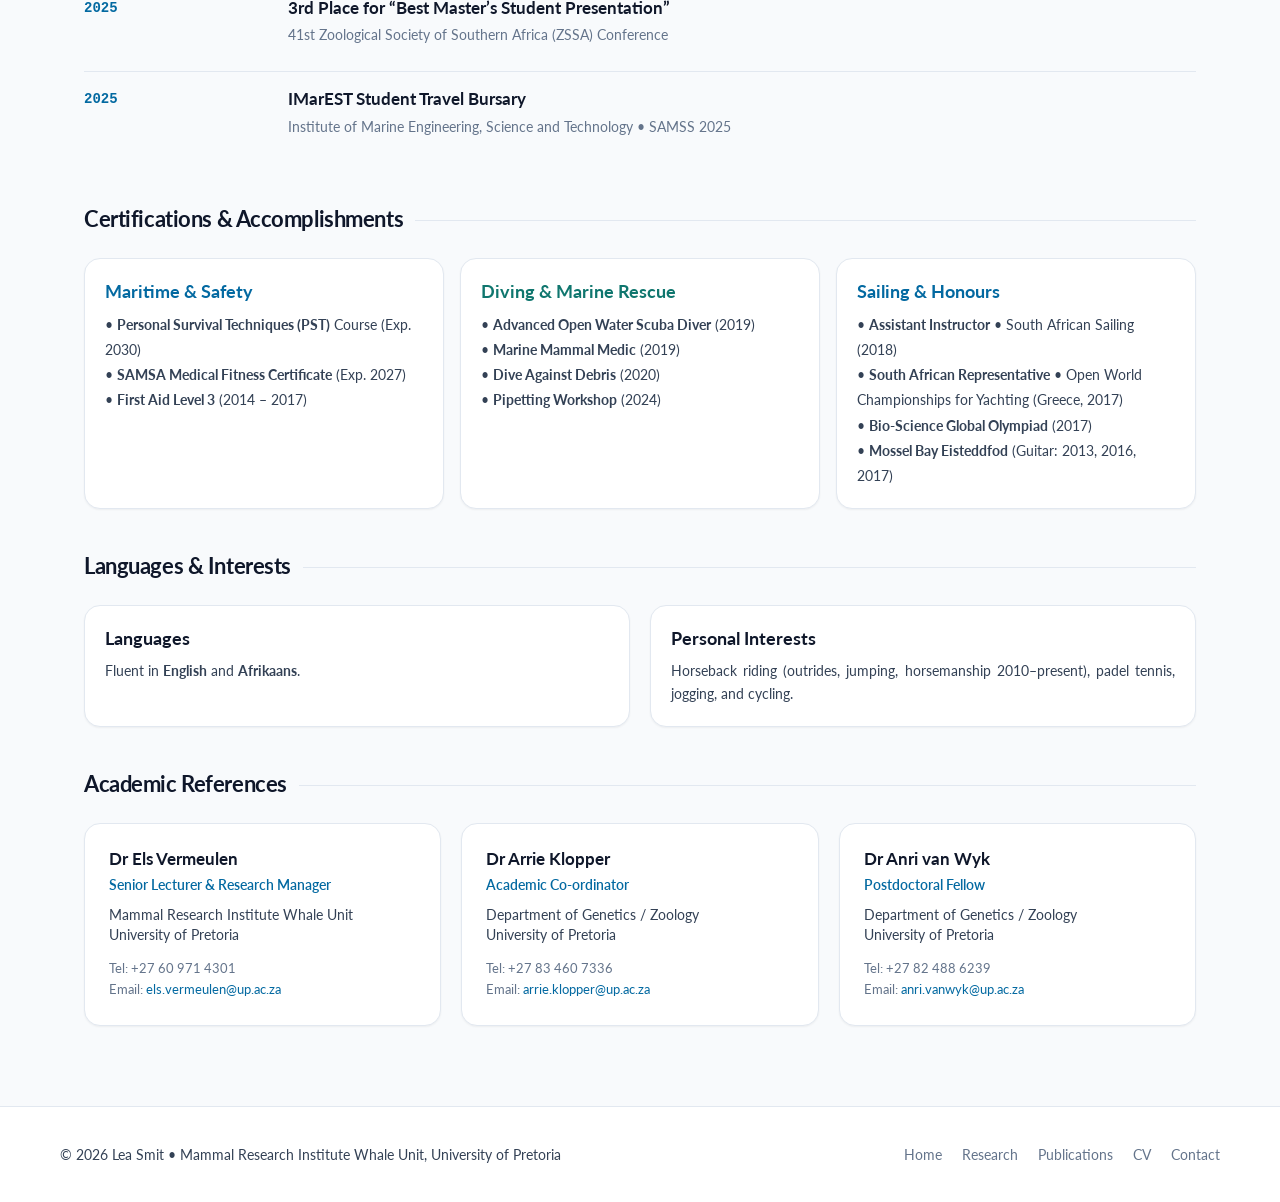
<file: cv.html>
<!DOCTYPE html>
<html lang="en-GB">
<head>
  <meta charset="UTF-8">
  <meta name="viewport" content="width=device-width, initial-scale=1.0">
  <title>Curriculum Vitae | Lea Smit</title>
  <meta name="description" content="Curriculum Vitae of Lea Smit, PhD Candidate in Zoology at the Mammal Research Institute Whale Unit, University of Pretoria. Education, research, publications, and certifications.">
  <link rel="preconnect" href="https://fonts.googleapis.com">
  <link rel="preconnect" href="https://fonts.gstatic.com" crossorigin>
  <link href="https://fonts.googleapis.com/css2?family=Lato:ital,wght@0,300;0,400;0,700;0,900;1,400;1,700&display=swap" rel="stylesheet">
  <link rel="stylesheet" href="assets/css/style.css">
</head>
<body>

  <!-- Site Navigation -->
  <header class="site-header">
    <div class="nav-container">
      <a href="index.html" class="brand">
        <div class="brand-info">
          <span class="brand-name">Lea Smit</span>
          <span class="brand-tag">PhD Candidate &bull; Marine Biologist</span>
        </div>
      </a>

      <nav id="nav-menu" class="nav-menu">
        <a href="index.html" class="nav-link">Home</a>
        <a href="research.html" class="nav-link">Research</a>
        <a href="fieldwork.html" class="nav-link">Fieldwork</a>
        <a href="publications.html" class="nav-link">Research Outputs &amp; Awards</a>
        <a href="teaching.html" class="nav-link">Teaching &amp; Service</a>
        <a href="cv.html" class="nav-link active">CV</a>
        <a href="contact.html" class="nav-link">Contact</a>
      </nav>

      <div class="nav-actions">
        <button id="theme-toggle" class="theme-toggle-btn" aria-label="Toggle dark mode" title="Toggle theme">
          <svg xmlns="http://www.w3.org/2000/svg" width="19" height="19" viewBox="0 0 24 24" fill="none" stroke="currentColor" stroke-width="2" stroke-linecap="round" stroke-linejoin="round">
            <path d="M21 12.79A9 9 0 1 1 11.21 3 7 7 0 0 0 21 12.79z"></path>
          </svg>
        </button>
        <button id="mobile-toggle" class="nav-mobile-toggle" aria-label="Toggle mobile menu">
          <svg xmlns="http://www.w3.org/2000/svg" width="22" height="22" viewBox="0 0 24 24" fill="none" stroke="currentColor" stroke-width="2" stroke-linecap="round" stroke-linejoin="round">
            <line x1="3" y1="12" x2="21" y2="12"></line>
            <line x1="3" y1="6" x2="21" y2="6"></line>
            <line x1="3" y1="18" x2="21" y2="18"></line>
          </svg>
        </button>
      </div>
    </div>
  </header>

  <main class="main-content">
    <div class="page-header" style="display: flex; justify-content: space-between; align-items: flex-end; flex-wrap: wrap; gap: 1rem;">
      <div>
        <h1 class="page-title">Curriculum Vitae</h1>
        <p class="page-subtitle">Lea Smit &bull; Mammal Research Institute Whale Unit, University of Pretoria</p>
      </div>
      <div class="no-print" style="display: flex; gap: 0.75rem;">
        <a href="assets/docs/CV_Lea_Smit.pdf" class="btn btn-primary btn-sm" download>
          <svg xmlns="http://www.w3.org/2000/svg" width="15" height="15" viewBox="0 0 24 24" fill="none" stroke="currentColor" stroke-width="2" stroke-linecap="round" stroke-linejoin="round">
            <path d="M21 15v4a2 2 0 0 1-2 2H5a2 2 0 0 1-2-2v-4"></path>
            <polyline points="7 10 12 15 17 10"></polyline>
            <line x1="12" y1="15" x2="12" y2="3"></line>
          </svg>
          Download PDF
        </a>
        <button onclick="window.print()" class="btn btn-secondary btn-sm" title="Print or save as PDF">
          <svg xmlns="http://www.w3.org/2000/svg" width="15" height="15" viewBox="0 0 24 24" fill="none" stroke="currentColor" stroke-width="2" stroke-linecap="round" stroke-linejoin="round">
            <polyline points="6 9 6 2 18 2 18 9"></polyline>
            <path d="M6 18H4a2 2 0 0 1-2-2v-5a2 2 0 0 1 2-2h16a2 2 0 0 1 2 2v5a2 2 0 0 1-2 2h-2"></path>
            <rect x="6" y="14" width="12" height="8"></rect>
          </svg>
          Print / Save PDF
        </button>
      </div>
    </div>

    <!-- Professional Profile -->
    <section class="cv-section">
      <h2 class="section-heading">Professional Profile</h2>
      <p>
        I am a passionate marine mammal scientist and PhD candidate with hands-on experience in field research, data analysis, and conservation initiatives. Currently conducting research at the University of Pretoria’s Mammal Research Institute Whale Unit, I specialise in humpback whale population structure and behaviour. My expertise includes advanced molecular laboratory techniques, CATS and satellite tagging, and bioinformatics pipelines. I am a dedicated researcher, bringing a strong blend of scientific expertise, creativity, and commitment to environmental stewardship, and committed to bridging the gap between genetic data and marine conservation policy.
      </p>
    </section>

    <!-- Education & Research -->
    <section class="cv-section">
      <h2 class="section-heading">Education &amp; Academic Qualifications</h2>

      <div class="cv-entry">
        <div class="cv-date">2026 &ndash; Present</div>
        <div class="cv-details">
          <h3>Doctor of Philosophy (PhD) specialising in Zoology</h3>
          <p class="cv-institution">Mammal Research Institute Whale Unit, Department of Zoology &amp; Entomology, University of Pretoria, South Africa</p>
          <p style="font-size: 0.9rem;">Specialising in humpback whale population structure, movement ecology, multi-sensor biologging, and genetics.</p>
        </div>
      </div>

      <div class="cv-entry">
        <div class="cv-date">2024 &ndash; 2025</div>
        <div class="cv-details">
          <h3>Master of Science (MSc) specialising in Zoology <span class="badge-pill honor">Cum Laude</span></h3>
          <p class="cv-institution">Mammal Research Institute Whale Unit, Department of Zoology &amp; Entomology, University of Pretoria, South Africa</p>
          <p style="font-size: 0.9rem;">Graduated with distinction (<em>Cum Laude</em>). Conducted research on humpback whale movement and connectivity.</p>
        </div>
      </div>

      <div class="cv-entry">
        <div class="cv-date">2023</div>
        <div class="cv-details">
          <h3>Bachelor of Science Honours &ndash; Genetics <span class="badge-pill honor">Cum Laude</span></h3>
          <p class="cv-institution">Department of Genetics, University of Pretoria, South Africa</p>
          <p style="font-size: 0.9rem;">Graduated with distinction (<em>Cum Laude</em>). Modules in evolutionary genomics, molecular techniques, and phylogenetics.</p>
        </div>
      </div>

      <div class="cv-entry">
        <div class="cv-date">2019 &ndash; 2022</div>
        <div class="cv-details">
          <h3>Bachelor of Science &ndash; Zoology</h3>
          <p class="cv-institution">University of Pretoria, South Africa</p>
        </div>
      </div>

      <div class="cv-entry">
        <div class="cv-date">2014 &ndash; 2018</div>
        <div class="cv-details">
          <h3>Point High School &bull; Mossel Bay</h3>
          <p class="cv-institution">National Senior Certificate (Matriculated with 4 distinctions)</p>
        </div>
      </div>
    </section>

    <!-- Key Skills -->
    <section class="cv-section">
      <h2 class="section-heading">Core Skills &amp; Competencies</h2>
      <div class="cards-grid" style="gap: 1.25rem;">
        <div class="card" style="padding: 1.25rem;">
          <h3 style="color: var(--primary); margin-bottom: 0.5rem;">Fieldwork &amp; Biologging</h3>
          <p style="font-size: 0.875rem; margin-bottom: 0;">Biopsy sampling, photo-ID management, and collection of prey &amp; faecal samples.</p>
        </div>
        <div class="card" style="padding: 1.25rem;">
          <h3 style="color: var(--accent); margin-bottom: 0.5rem;">Statistical &amp; Software Tools</h3>
          <p style="font-size: 0.875rem; margin-bottom: 0;">Proficient in <strong>R</strong> for statistical analyses, <strong>MATLAB</strong> for CATS tag processing, QGIS mapping, Cervus, CLC Genomics, and working knowledge of Bash &amp; Perl and Python.</p>
        </div>
        <div class="card" style="padding: 1.25rem;">
          <h3 style="color: var(--primary); margin-bottom: 0.5rem;">Laboratory Techniques</h3>
          <p style="font-size: 0.875rem; margin-bottom: 0;">Genomic DNA extractions, PCR amplification, gel electrophoresis, molecular sexing, micro&shy;satel&shy;lite genotyping, and mito&shy;chondrial DNA sequencing.</p>
        </div>
        <div class="card" style="padding: 1.25rem;">
          <h3 style="color: var(--accent); margin-bottom: 0.5rem;">Communication &amp; Leadership</h3>
          <p style="font-size: 0.875rem; margin-bottom: 0;">Conference speaking, undergraduate university tutoring, ZSSA committee member, and collaboration with DFFE.</p>
        </div>
      </div>
    </section>

    <!-- Research Outputs & Presentations -->
    <section class="cv-section">
      <h2 class="section-heading">Research Outputs &amp; Presentations</h2>

      <div class="cv-entry">
        <div class="cv-date">2026</div>
        <div class="cv-details">
          <h3>Poster Presentation &bull; Society for Marine Mammalogy (SMM)</h3>
          <p class="cv-institution">26th Biennial Conference on the Biology of Marine Mammals</p>
        </div>
      </div>

      <div class="cv-entry">
        <div class="cv-date">2025</div>
        <div class="cv-details">
          <h3>Oral Presentation &bull; 41st Zoological Society of Southern Africa (ZSSA) Conference <span class="badge-pill award">Awarded 3rd Place</span></h3>
          <p class="cv-institution">Awarded 3rd place for &ldquo;Best Master&rsquo;s Student Presentation&rdquo;</p>
        </div>
      </div>

      <div class="cv-entry">
        <div class="cv-date">2025</div>
        <div class="cv-details">
          <h3>Oral Presentation &bull; Southern African Marine Science Symposium (SAMSS 2025)</h3>
          <p class="cv-institution">Recipient of IMarEST Student Travel Bursary</p>
        </div>
      </div>

      <div class="cv-entry">
        <div class="cv-date">2024</div>
        <div class="cv-details">
          <h3>Presenter &bull; Whales and Climate Research Programme Symposium</h3>
          <p class="cv-institution">International Research Collaboration Symposium</p>
        </div>
      </div>
    </section>

    <!-- Research & Cruise Experience -->
    <section class="cv-section">
      <h2 class="section-heading">Research Cruise &amp; Field Experience</h2>

      <div class="cv-entry">
        <div class="cv-date">2025</div>
        <div class="cv-details">
          <h3>Research Scientist &bull; RV Algoa (Whale Cruise 2025 &ndash; Voyage 306)</h3>
          <p class="cv-institution">Department of Forestry, Fisheries, and the Environment (DFFE)</p>
          <p style="font-size: 0.9rem;">Conducted offshore line-transect surveys, oceanographic gear retrieval, and cetacean observations.</p>
        </div>
      </div>

      <div class="cv-entry">
        <div class="cv-date">2019 &ndash; 2020</div>
        <div class="cv-details">
          <h3>Marine Field Research Intern &bull; Oceans Research, Mossel Bay</h3>
          <p class="cv-institution">Dec 2019 &ndash; Jan 2020</p>
          <p style="font-size: 0.9rem;">Participated in ongoing shark tracking, dolphin monitoring, and estuary ecology research alongside international researchers.</p>
        </div>
      </div>
    </section>

    <!-- Teaching Experience -->
    <section class="cv-section">
      <h2 class="section-heading">Teaching &amp; Mentoring Experience</h2>

      <div class="cv-entry">
        <div class="cv-date">2023 &ndash; 2024</div>
        <div class="cv-details">
          <h3>University Tutor &bull; Department of Genetics, University of Pretoria</h3>
          <p class="cv-institution">Tutored 1st-year (Introductory Genetics) and 3rd-year (Genome Evolution &amp; Phylogenetics) modules.</p>
          <p style="font-size: 0.9rem;">Coursework preparation, problem-solving facilitation, laboratory guidance, and examination grading.</p>
        </div>
      </div>
    </section>

    <!-- Academic Service & Leadership -->
    <section class="cv-section">
      <h2 class="section-heading">Academic Service &amp; Leadership</h2>

      <div class="cv-entry">
        <div class="cv-date">2026 &ndash; Present</div>
        <div class="cv-details">
          <h3>Local Organising Committee (LOC) Member</h3>
          <p class="cv-institution">Zoological Society of Southern Africa (ZSSA)</p>
          <p style="font-size: 0.9rem;">Co-organising the biennial ZSSA Conference in Swakopmund, Namibia (July 2027).</p>
        </div>
      </div>

      <div class="cv-entry">
        <div class="cv-date">2024 &ndash; Present</div>
        <div class="cv-details">
          <h3>Student Representative &bull; Society Council</h3>
          <p class="cv-institution">Zoological Society of Southern Africa (ZSSA)</p>
          <p style="font-size: 0.9rem;">Representing student interests on the society council and supporting emerging student initiatives.</p>
        </div>
      </div>
    </section>

    <!-- Grants and Awards -->
    <section class="cv-section">
      <h2 class="section-heading">Grants &amp; Awards</h2>

      <div class="cv-entry">
        <div class="cv-date">2026</div>
        <div class="cv-details">
          <h3>Student Travel Grant &bull; Society for Marine Mammalogy (SMM)</h3>
          <p class="cv-institution">Awarded to attend the 26th Biennial Conference on the Biology of Marine Mammals in San Juan, Puerto Rico</p>
        </div>
      </div>

      <div class="cv-entry">
        <div class="cv-date">2025</div>
        <div class="cv-details">
          <h3>3rd Place for &ldquo;Best Master&rsquo;s Student Presentation&rdquo;</h3>
          <p class="cv-institution">41st Zoological Society of Southern Africa (ZSSA) Conference</p>
        </div>
      </div>

      <div class="cv-entry">
        <div class="cv-date">2025</div>
        <div class="cv-details">
          <h3>IMarEST Student Travel Bursary</h3>
          <p class="cv-institution">Institute of Marine Engineering, Science and Technology &bull; SAMSS 2025</p>
        </div>
      </div>
    </section>

    <!-- Accomplishments, Certifications & Training -->
    <section class="cv-section">
      <h2 class="section-heading">Certifications &amp; Accomplishments</h2>
      <div class="cards-grid" style="gap: 1rem;">
        <div class="card" style="padding: 1.25rem;">
          <h3 style="color: var(--primary); margin-bottom: 0.5rem;">Maritime &amp; Safety</h3>
          <ul style="list-style: none; font-size: 0.875rem; color: var(--text-secondary); line-height: 1.8;">
            <li>&bull; <strong>Personal Survival Techniques (PST)</strong> Course (Exp. 2030)</li>
            <li>&bull; <strong>SAMSA Medical Fitness Certificate</strong> (Exp. 2027)</li>
            <li>&bull; <strong>First Aid Level 3</strong> (2014 &ndash; 2017)</li>
          </ul>
        </div>

        <div class="card" style="padding: 1.25rem;">
          <h3 style="color: var(--accent); margin-bottom: 0.5rem;">Diving &amp; Marine Rescue</h3>
          <ul style="list-style: none; font-size: 0.875rem; color: var(--text-secondary); line-height: 1.8;">
            <li>&bull; <strong>Advanced Open Water Scuba Diver</strong> (2019)</li>
            <li>&bull; <strong>Marine Mammal Medic</strong> (2019)</li>
            <li>&bull; <strong>Dive Against Debris</strong> (2020)</li>
            <li>&bull; <strong>Pipetting Workshop</strong> (2024)</li>
          </ul>
        </div>

        <div class="card" style="padding: 1.25rem;">
          <h3 style="color: var(--primary); margin-bottom: 0.5rem;">Sailing &amp; Honours</h3>
          <ul style="list-style: none; font-size: 0.875rem; color: var(--text-secondary); line-height: 1.8;">
            <li>&bull; <strong>Assistant Instructor</strong> &bull; South African Sailing (2018)</li>
            <li>&bull; <strong>South African Representative</strong> &bull; Open World Championships for Yachting (Greece, 2017)</li>
            <li>&bull; <strong>Bio-Science Global Olympiad</strong> (2017)</li>
            <li>&bull; <strong>Mossel Bay Eisteddfod</strong> (Guitar: 2013, 2016, 2017)</li>
          </ul>
        </div>
      </div>
    </section>

    <!-- Languages & Activities -->
    <section class="cv-section">
      <h2 class="section-heading">Languages &amp; Interests</h2>
      <div class="cards-grid" style="gap: 1.25rem;">
        <div class="card" style="padding: 1.25rem;">
          <h3 style="color: var(--text-primary); margin-bottom: 0.5rem;">Languages</h3>
          <p style="font-size: 0.9rem; margin-bottom: 0;">Fluent in <strong>English</strong> and <strong>Afrikaans</strong>.</p>
        </div>
        <div class="card" style="padding: 1.25rem;">
          <h3 style="color: var(--text-primary); margin-bottom: 0.5rem;">Personal Interests</h3>
          <p style="font-size: 0.9rem; margin-bottom: 0;">Horseback riding (outrides, jumping, horsemanship 2010&ndash;present), padel tennis, jogging, and cycling.</p>
        </div>
      </div>
    </section>

    <!-- References -->
    <section class="cv-section">
      <h2 class="section-heading">Academic References</h2>
      <div class="cards-grid" style="grid-template-columns: repeat(auto-fit, minmax(280px, 1fr)); gap: 1.25rem;">
        <div class="card" style="padding: 1.5rem;">
          <h3 style="font-size: 1.05rem; margin-bottom: 0.25rem; color: var(--text-primary);">Dr Els Vermeulen</h3>
          <p style="font-size: 0.85rem; color: var(--primary); font-weight: 600; margin-bottom: 0.5rem;">
            Senior Lecturer &amp; Research Manager
          </p>
          <p style="font-size: 0.85rem; color: var(--text-secondary); line-height: 1.5; margin-bottom: 0.75rem;">
            Mammal Research Institute Whale Unit<br>University of Pretoria
          </p>
          <p style="font-size: 0.825rem; color: var(--text-muted); margin-bottom: 0;">
            Tel: +27 60 971 4301<br>
            Email: <a href="mailto:els.vermeulen@up.ac.za">els.vermeulen@up.ac.za</a>
          </p>
        </div>

        <div class="card" style="padding: 1.5rem;">
          <h3 style="font-size: 1.05rem; margin-bottom: 0.25rem; color: var(--text-primary);">Dr Arrie Klopper</h3>
          <p style="font-size: 0.85rem; color: var(--primary); font-weight: 600; margin-bottom: 0.5rem;">
            Academic Co-ordinator
          </p>
          <p style="font-size: 0.85rem; color: var(--text-secondary); line-height: 1.5; margin-bottom: 0.75rem;">
            Department of Genetics / Zoology<br>University of Pretoria
          </p>
          <p style="font-size: 0.825rem; color: var(--text-muted); margin-bottom: 0;">
            Tel: +27 83 460 7336<br>
            Email: <a href="mailto:arrie.klopper@up.ac.za">arrie.klopper@up.ac.za</a>
          </p>
        </div>

        <div class="card" style="padding: 1.5rem;">
          <h3 style="font-size: 1.05rem; margin-bottom: 0.25rem; color: var(--text-primary);">Dr Anri van Wyk</h3>
          <p style="font-size: 0.85rem; color: var(--primary); font-weight: 600; margin-bottom: 0.5rem;">
            Postdoctoral Fellow
          </p>
          <p style="font-size: 0.85rem; color: var(--text-secondary); line-height: 1.5; margin-bottom: 0.75rem;">
            Department of Genetics / Zoology<br>University of Pretoria
          </p>
          <p style="font-size: 0.825rem; color: var(--text-muted); margin-bottom: 0;">
            Tel: +27 82 488 6239<br>
            Email: <a href="mailto:anri.vanwyk@up.ac.za">anri.vanwyk@up.ac.za</a>
          </p>
        </div>
      </div>
    </section>

  </main>

  <!-- Site Footer -->
  <footer class="site-footer">
    <div class="footer-container">
      <p>&copy; 2026 Lea Smit &bull; Mammal Research Institute Whale Unit, University of Pretoria</p>
      <ul class="footer-links">
        <li><a href="index.html">Home</a></li>
        <li><a href="research.html">Research</a></li>
        <li><a href="publications.html">Publications</a></li>
        <li><a href="cv.html">CV</a></li>
        <li><a href="contact.html">Contact</a></li>
      </ul>
    </div>
  </footer>

  <script src="assets/js/main.js"></script>
</body>
</html>
</file>
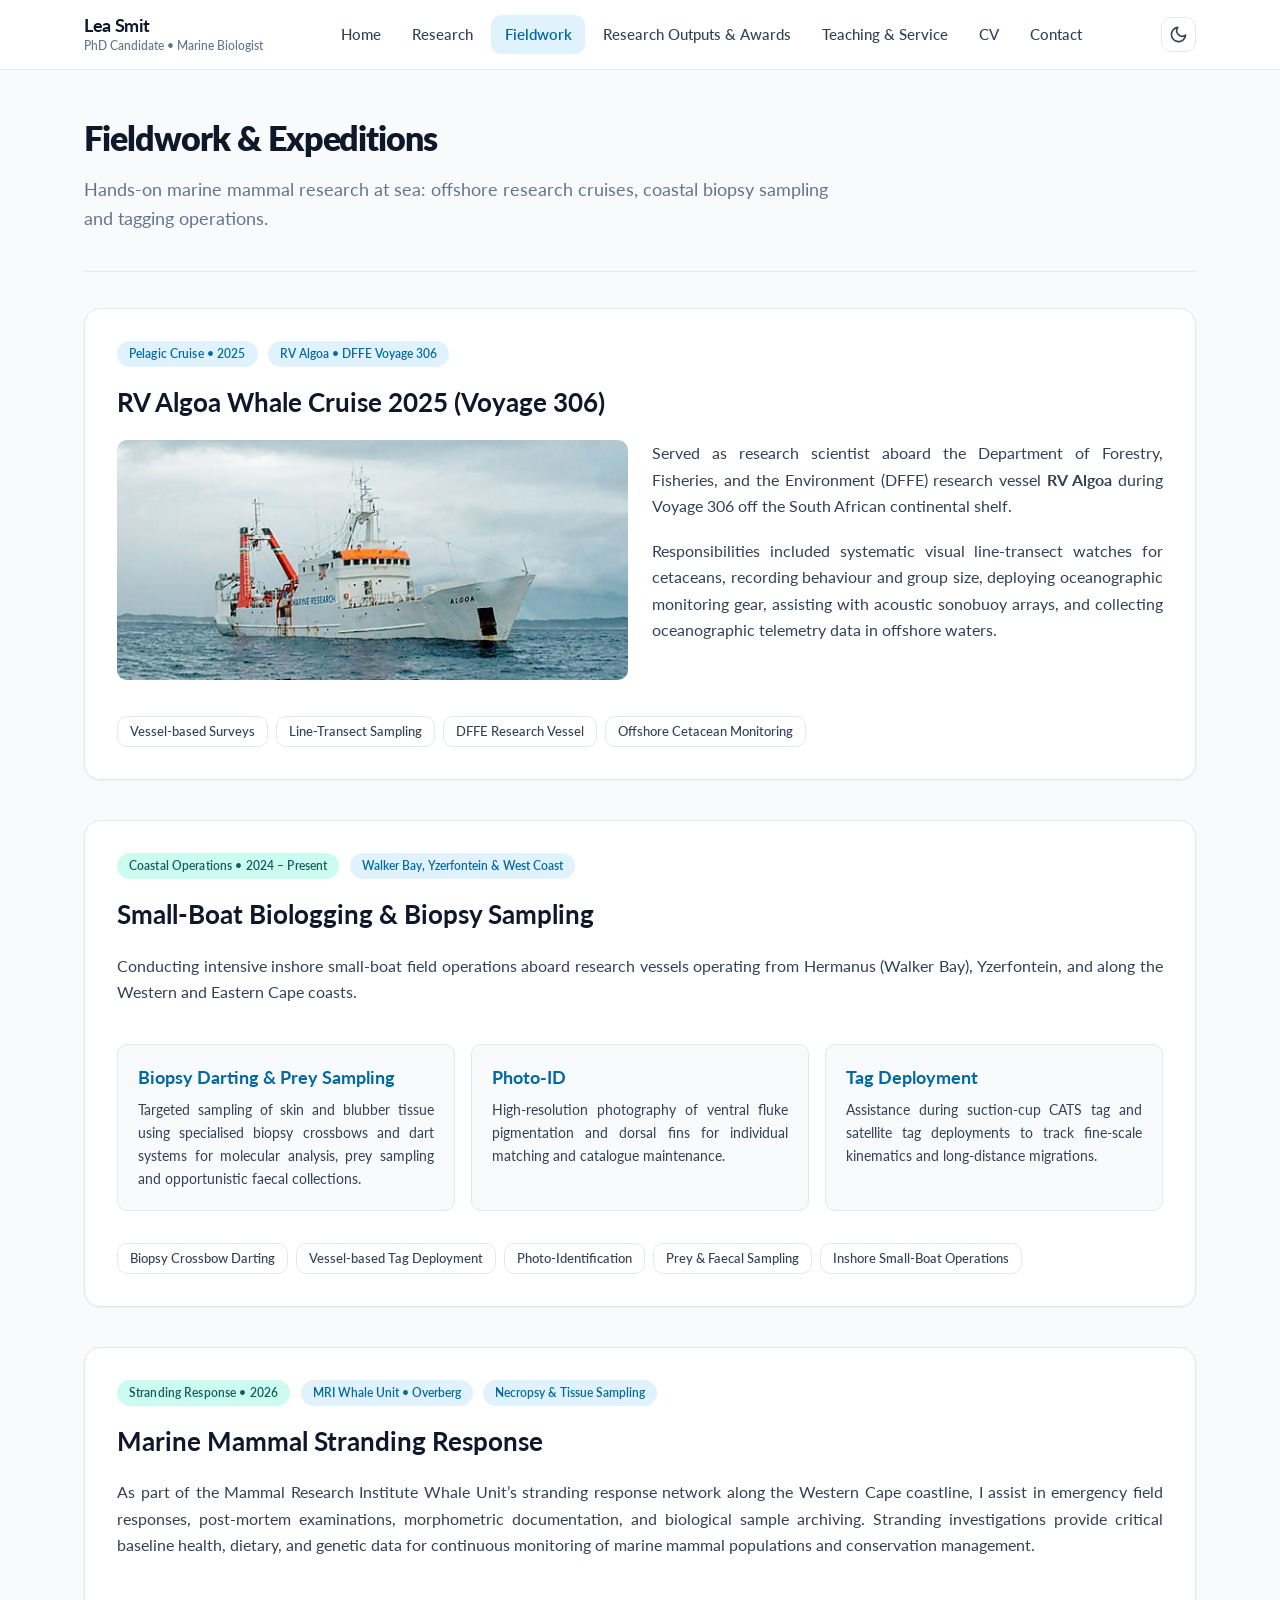
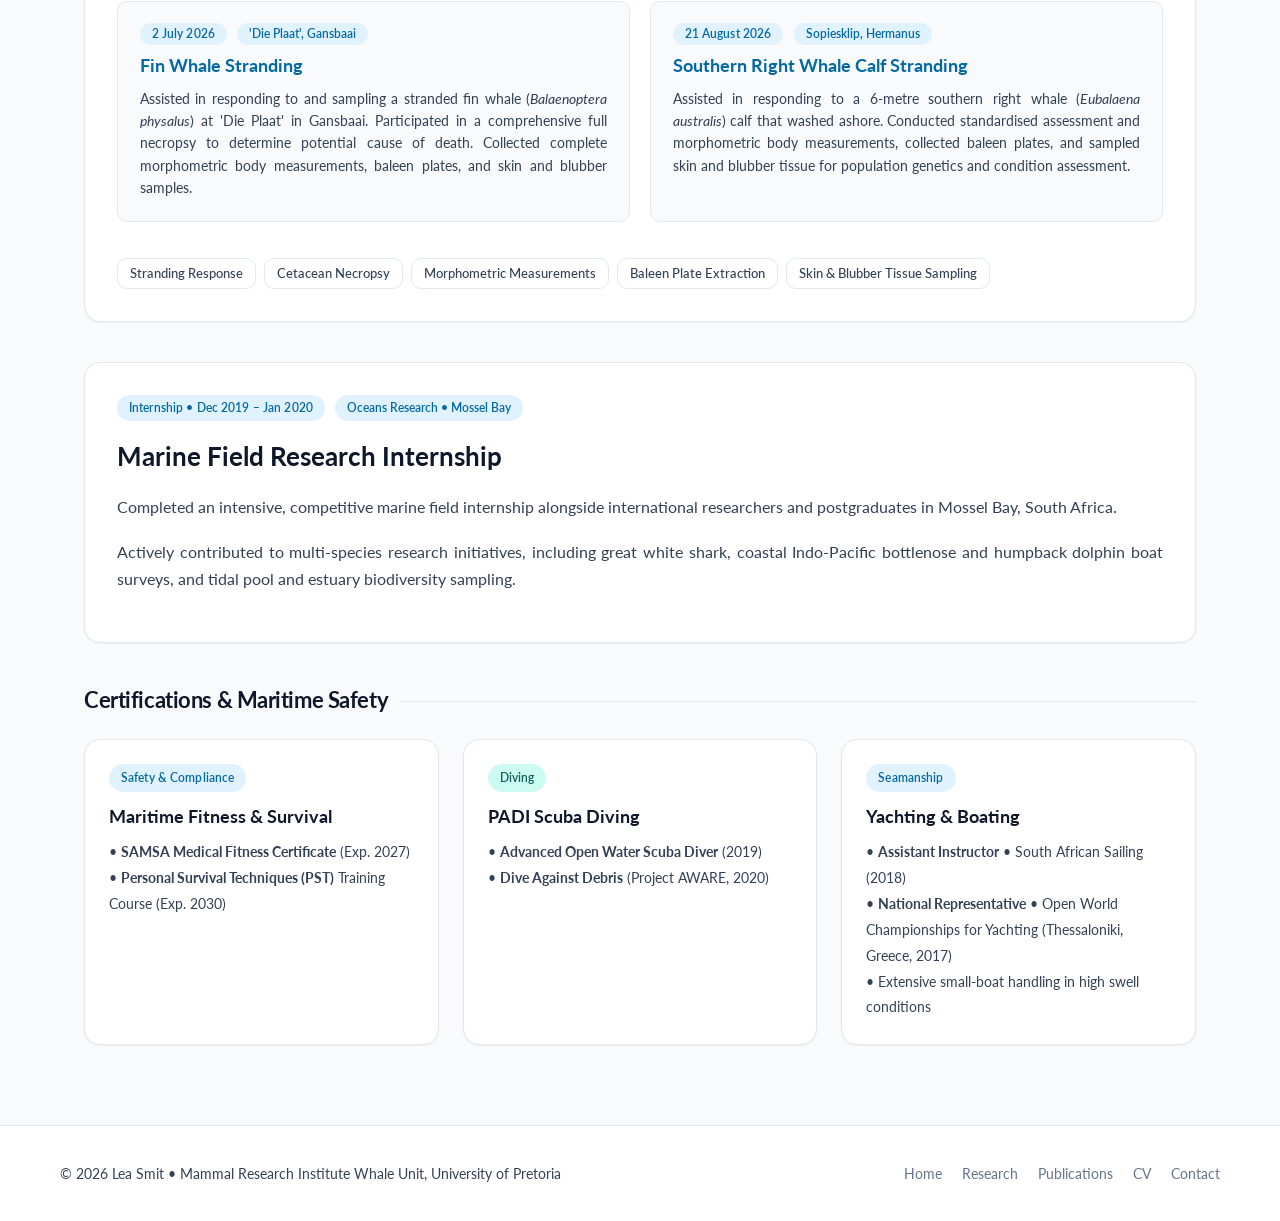
<file: fieldwork.html>
<!DOCTYPE html>
<html lang="en-GB">
<head>
  <meta charset="UTF-8">
  <meta name="viewport" content="width=device-width, initial-scale=1.0">
  <title>Fieldwork &amp; Expeditions | Lea Smit</title>
  <meta name="description" content="Field research, marine expeditions, and technical certifications of Lea Smit: RV Algoa whale cruise, CATS tagging, biopsy sampling, scuba diving, and maritime safety.">
  <link rel="preconnect" href="https://fonts.googleapis.com">
  <link rel="preconnect" href="https://fonts.gstatic.com" crossorigin>
  <link href="https://fonts.googleapis.com/css2?family=Lato:ital,wght@0,300;0,400;0,700;0,900;1,400;1,700&display=swap" rel="stylesheet">
  <link rel="stylesheet" href="assets/css/style.css">
</head>
<body>

  <!-- Site Navigation -->
  <header class="site-header">
    <div class="nav-container">
      <a href="index.html" class="brand">
        <div class="brand-info">
          <span class="brand-name">Lea Smit</span>
          <span class="brand-tag">PhD Candidate &bull; Marine Biologist</span>
        </div>
      </a>

      <nav id="nav-menu" class="nav-menu">
        <a href="index.html" class="nav-link">Home</a>
        <a href="research.html" class="nav-link">Research</a>
        <a href="fieldwork.html" class="nav-link active">Fieldwork</a>
        <a href="publications.html" class="nav-link">Research Outputs &amp; Awards</a>
        <a href="teaching.html" class="nav-link">Teaching &amp; Service</a>
        <a href="cv.html" class="nav-link">CV</a>
        <a href="contact.html" class="nav-link">Contact</a>
      </nav>

      <div class="nav-actions">
        <button id="theme-toggle" class="theme-toggle-btn" aria-label="Toggle dark mode" title="Toggle theme">
          <svg xmlns="http://www.w3.org/2000/svg" width="19" height="19" viewBox="0 0 24 24" fill="none" stroke="currentColor" stroke-width="2" stroke-linecap="round" stroke-linejoin="round">
            <path d="M21 12.79A9 9 0 1 1 11.21 3 7 7 0 0 0 21 12.79z"></path>
          </svg>
        </button>
        <button id="mobile-toggle" class="nav-mobile-toggle" aria-label="Toggle mobile menu">
          <svg xmlns="http://www.w3.org/2000/svg" width="22" height="22" viewBox="0 0 24 24" fill="none" stroke="currentColor" stroke-width="2" stroke-linecap="round" stroke-linejoin="round">
            <line x1="3" y1="12" x2="21" y2="12"></line>
            <line x1="3" y1="6" x2="21" y2="6"></line>
            <line x1="3" y1="18" x2="21" y2="18"></line>
          </svg>
        </button>
      </div>
    </div>
  </header>

  <main class="main-content">
    <div class="page-header">
      <h1 class="page-title">Fieldwork &amp; Expeditions</h1>
      <p class="page-subtitle">
        Hands-on marine mammal research at sea: offshore research cruises, coastal biopsy sampling and tagging operations.
      </p>
    </div>

    <!-- Expedition 1: RV Algoa Cruise -->
    <article class="card" style="margin-bottom: 2.5rem; padding: 2rem;">
      <div class="badges-row">
        <span class="card-tag">Pelagic Cruise &bull; 2025</span>
        <span class="badge-pill">RV Algoa &bull; DFFE Voyage 306</span>
      </div>
      <h2 style="font-size: 1.65rem; color: var(--text-primary); margin-bottom: 1rem;">
        RV Algoa Whale Cruise 2025 (Voyage 306)
      </h2>
      <div class="cards-grid" style="grid-template-columns: repeat(auto-fit, minmax(280px, 1fr)); margin-bottom: 1.5rem; gap: 1.5rem;">
        <div class="card-img-wrap" style="height: 240px; margin-bottom: 0;">
          <img src="assets/images/rv-algoa.jpg" alt="DFFE Research Vessel RV Algoa at sea" class="card-img">
        </div>
        <div>
          <p>
            Served as research scientist aboard the Department of Forestry, Fisheries, and the Environment (DFFE) research vessel <strong>RV Algoa</strong> during Voyage 306 off the South African continental shelf.
          </p>
          <p>
            Responsibilities included systematic visual line-transect watches for cetaceans, recording behaviour and group size, deploying oceanographic monitoring gear, assisting with acoustic sonobuoy arrays, and collecting oceanographic telemetry data in offshore waters.
          </p>
        </div>
      </div>
      <div class="skills-cloud">
        <span class="skill-tag">Vessel-based Surveys</span>
        <span class="skill-tag">Line-Transect Sampling</span>
        <span class="skill-tag">DFFE Research Vessel</span>
        <span class="skill-tag">Offshore Cetacean Monitoring</span>
      </div>
    </article>

    <!-- Expedition 2: Coastal Tagging & Biopsies -->
    <article class="card" style="margin-bottom: 2.5rem; padding: 2rem;">
      <div class="badges-row">
        <span class="card-tag teal">Coastal Operations &bull; 2024 – Present</span>
        <span class="badge-pill">Walker Bay, Yzerfontein &amp; West Coast</span>
      </div>
      <h2 style="font-size: 1.65rem; color: var(--text-primary); margin-bottom: 1rem;">
        Small-Boat Biologging &amp; Biopsy Sampling
      </h2>
      <p>
        Conducting intensive inshore small-boat field operations aboard research vessels operating from Hermanus (Walker Bay), Yzerfontein, and along the Western and Eastern Cape coasts.
      </p>
      <div class="cards-grid" style="grid-template-columns: repeat(auto-fit, minmax(260px, 1fr)); margin: 1.25rem 0; gap: 1rem;">
        <div style="background-color: var(--bg-body); padding: 1.25rem; border-radius: var(--radius-md); border: 1px solid var(--border);">
          <h3 style="color: var(--primary); margin-bottom: 0.5rem;">Biopsy Darting &amp; Prey Sampling</h3>
          <p style="font-size: 0.875rem; margin-bottom: 0;">
            Targeted sampling of skin and blubber tissue using specialised biopsy crossbows and dart systems for molecular analysis, prey sampling and opportunistic faecal collections.
          </p>
        </div>
        <div style="background-color: var(--bg-body); padding: 1.25rem; border-radius: var(--radius-md); border: 1px solid var(--border);">
          <h3 style="color: var(--primary); margin-bottom: 0.5rem;">Photo-ID</h3>
          <p style="font-size: 0.875rem; margin-bottom: 0;">
            High-resolution photography of ventral fluke pigmentation and dorsal fins for individual matching and catalogue maintenance.
          </p>
        </div>
        <div style="background-color: var(--bg-body); padding: 1.25rem; border-radius: var(--radius-md); border: 1px solid var(--border);">
          <h3 style="color: var(--primary); margin-bottom: 0.5rem;">Tag Deployment</h3>
          <p style="font-size: 0.875rem; margin-bottom: 0;">
            Assistance during suction-cup CATS tag and satellite tag deployments to track fine-scale kinematics and long-distance migrations.
          </p>
        </div>
      </div>
      <div class="skills-cloud">
        <span class="skill-tag">Biopsy Crossbow Darting</span>
        <span class="skill-tag">Vessel-based Tag Deployment</span>
        <span class="skill-tag">Photo-Identification</span>
        <span class="skill-tag">Prey &amp; Faecal Sampling</span>
        <span class="skill-tag">Inshore Small-Boat Operations</span>
      </div>
    </article>

    <!-- Marine Mammal Stranding Response -->
    <article id="stranding-response" class="card" style="margin-bottom: 2.5rem; padding: 2rem;">
      <div class="badges-row">
        <span class="card-tag teal">Stranding Response &bull; 2026</span>
        <span class="badge-pill">MRI Whale Unit &bull; Overberg</span>
        <span class="badge-pill">Necropsy &amp; Tissue Sampling</span>
      </div>
      <h2 style="font-size: 1.65rem; color: var(--text-primary); margin-bottom: 1rem;">
        Marine Mammal Stranding Response 
      </h2>
      <p>
        As part of the Mammal Research Institute Whale Unit’s stranding response network along the Western Cape coastline, I assist in emergency field responses, post-mortem examinations, morphometric documentation, and biological sample archiving. Stranding investigations provide critical baseline health, dietary, and genetic data for continuous monitoring of marine mammal populations and conservation management.
      </p>

      <div class="cards-grid" style="grid-template-columns: repeat(auto-fit, minmax(280px, 1fr)); margin: 1.5rem 0; gap: 1.25rem;">
        <div style="background-color: var(--bg-body); padding: 1.35rem; border-radius: var(--radius-md); border: 1px solid var(--border);">
          <div class="badges-row" style="margin-bottom: 0.5rem;">
            <span class="card-tag" style="font-size: 0.75rem; height: 22px;">2 July 2026</span>
            <span class="badge-pill" style="font-size: 0.75rem; height: 22px;">'Die Plaat', Gansbaai</span>
          </div>
          <h3 style="color: var(--primary); font-size: 1.15rem; margin-bottom: 0.6rem;">
            Fin Whale Stranding
          </h3>
          <p style="font-size: 0.875rem; color: var(--text-secondary); line-height: 1.6; margin-bottom: 0;">
            Assisted in responding to and sampling a stranded fin whale (<em>Balaenoptera physalus</em>) at 'Die Plaat' in Gansbaai. Participated in a comprehensive full necropsy to determine potential cause of death. Collected complete morphometric body measurements, baleen plates, and skin and blubber samples.
          </p>
        </div>

        <div style="background-color: var(--bg-body); padding: 1.35rem; border-radius: var(--radius-md); border: 1px solid var(--border);">
          <div class="badges-row" style="margin-bottom: 0.5rem;">
            <span class="card-tag" style="font-size: 0.75rem; height: 22px;">21 August 2026</span>
            <span class="badge-pill" style="font-size: 0.75rem; height: 22px;">Sopiesklip, Hermanus</span>
          </div>
          <h3 style="color: var(--primary); font-size: 1.15rem; margin-bottom: 0.6rem;">
            Southern Right Whale Calf Stranding
          </h3>
          <p style="font-size: 0.875rem; color: var(--text-secondary); line-height: 1.6; margin-bottom: 0;">
            Assisted in responding to a 6-metre southern right whale (<em>Eubalaena australis</em>) calf that washed ashore. Conducted standardised assessment and morphometric body measurements, collected baleen plates, and sampled skin and blubber tissue for population genetics and condition assessment.
          </p>
        </div>
      </div>

      <div class="skills-cloud">
        <span class="skill-tag">Stranding Response</span>
        <span class="skill-tag">Cetacean Necropsy</span>
        <span class="skill-tag">Morphometric Measurements</span>
        <span class="skill-tag">Baleen Plate Extraction</span>
        <span class="skill-tag">Skin &amp; Blubber Tissue Sampling</span>
      </div>
    </article>

    <!-- Expedition 3: Oceans Research Internship -->
    <article class="card" style="margin-bottom: 2.5rem; padding: 2rem;">
      <div class="badges-row">
        <span class="card-tag">Internship &bull; Dec 2019 – Jan 2020</span>
        <span class="badge-pill">Oceans Research &bull; Mossel Bay</span>
      </div>
      <h2 style="font-size: 1.65rem; color: var(--text-primary); margin-bottom: 1rem;">
        Marine Field Research Internship
      </h2>
      <p>
        Completed an intensive, competitive marine field internship alongside international researchers and postgraduates in Mossel Bay, South Africa.
      </p>
      <p>
        Actively contributed to multi-species research initiatives, including great white shark, coastal Indo-Pacific bottlenose and humpback dolphin boat surveys, and tidal pool and estuary biodiversity sampling.
      </p>
    </article>

    <!-- Maritime Safety & Field Qualifications -->
    <h2 class="section-heading">Certifications &amp; Maritime Safety</h2>
    <div class="cards-grid">
      <div class="card">
        <span class="card-tag">Safety &amp; Compliance</span>
        <h3 class="card-title">Maritime Fitness &amp; Survival</h3>
        <ul style="list-style: none; font-size: 0.9rem; color: var(--text-secondary); line-height: 1.8;">
          <li>&bull; <strong>SAMSA Medical Fitness Certificate</strong> (Exp. 2027)</li>
          <li>&bull; <strong>Personal Survival Techniques (PST)</strong> Training Course (Exp. 2030)</li>
        </ul>
      </div>

      <div class="card">
        <span class="card-tag teal">Diving</span>
        <h3 class="card-title">PADI Scuba Diving</h3>
        <ul style="list-style: none; font-size: 0.9rem; color: var(--text-secondary); line-height: 1.8;">
          <li>&bull; <strong>Advanced Open Water Scuba Diver</strong> (2019)</li>
          <li>&bull; <strong>Dive Against Debris</strong> (Project AWARE, 2020)</li>
        </ul>
      </div>

      <div class="card">
        <span class="card-tag">Seamanship</span>
        <h3 class="card-title">Yachting &amp; Boating</h3>
        <ul style="list-style: none; font-size: 0.9rem; color: var(--text-secondary); line-height: 1.8;">
          <li>&bull; <strong>Assistant Instructor</strong> &bull; South African Sailing (2018)</li>
          <li>&bull; <strong>National Representative</strong> &bull; Open World Championships for Yachting (Thessaloniki, Greece, 2017)</li>
          <li>&bull; Extensive small-boat handling in high swell conditions</li>
        </ul>
      </div>
    </div>

  </main>

  <!-- Site Footer -->
  <footer class="site-footer">
    <div class="footer-container">
      <p>&copy; 2026 Lea Smit &bull; Mammal Research Institute Whale Unit, University of Pretoria</p>
      <ul class="footer-links">
        <li><a href="index.html">Home</a></li>
        <li><a href="research.html">Research</a></li>
        <li><a href="publications.html">Publications</a></li>
        <li><a href="cv.html">CV</a></li>
        <li><a href="contact.html">Contact</a></li>
      </ul>
    </div>
  </footer>

  <script src="assets/js/main.js"></script>
</body>
</html>
</file>
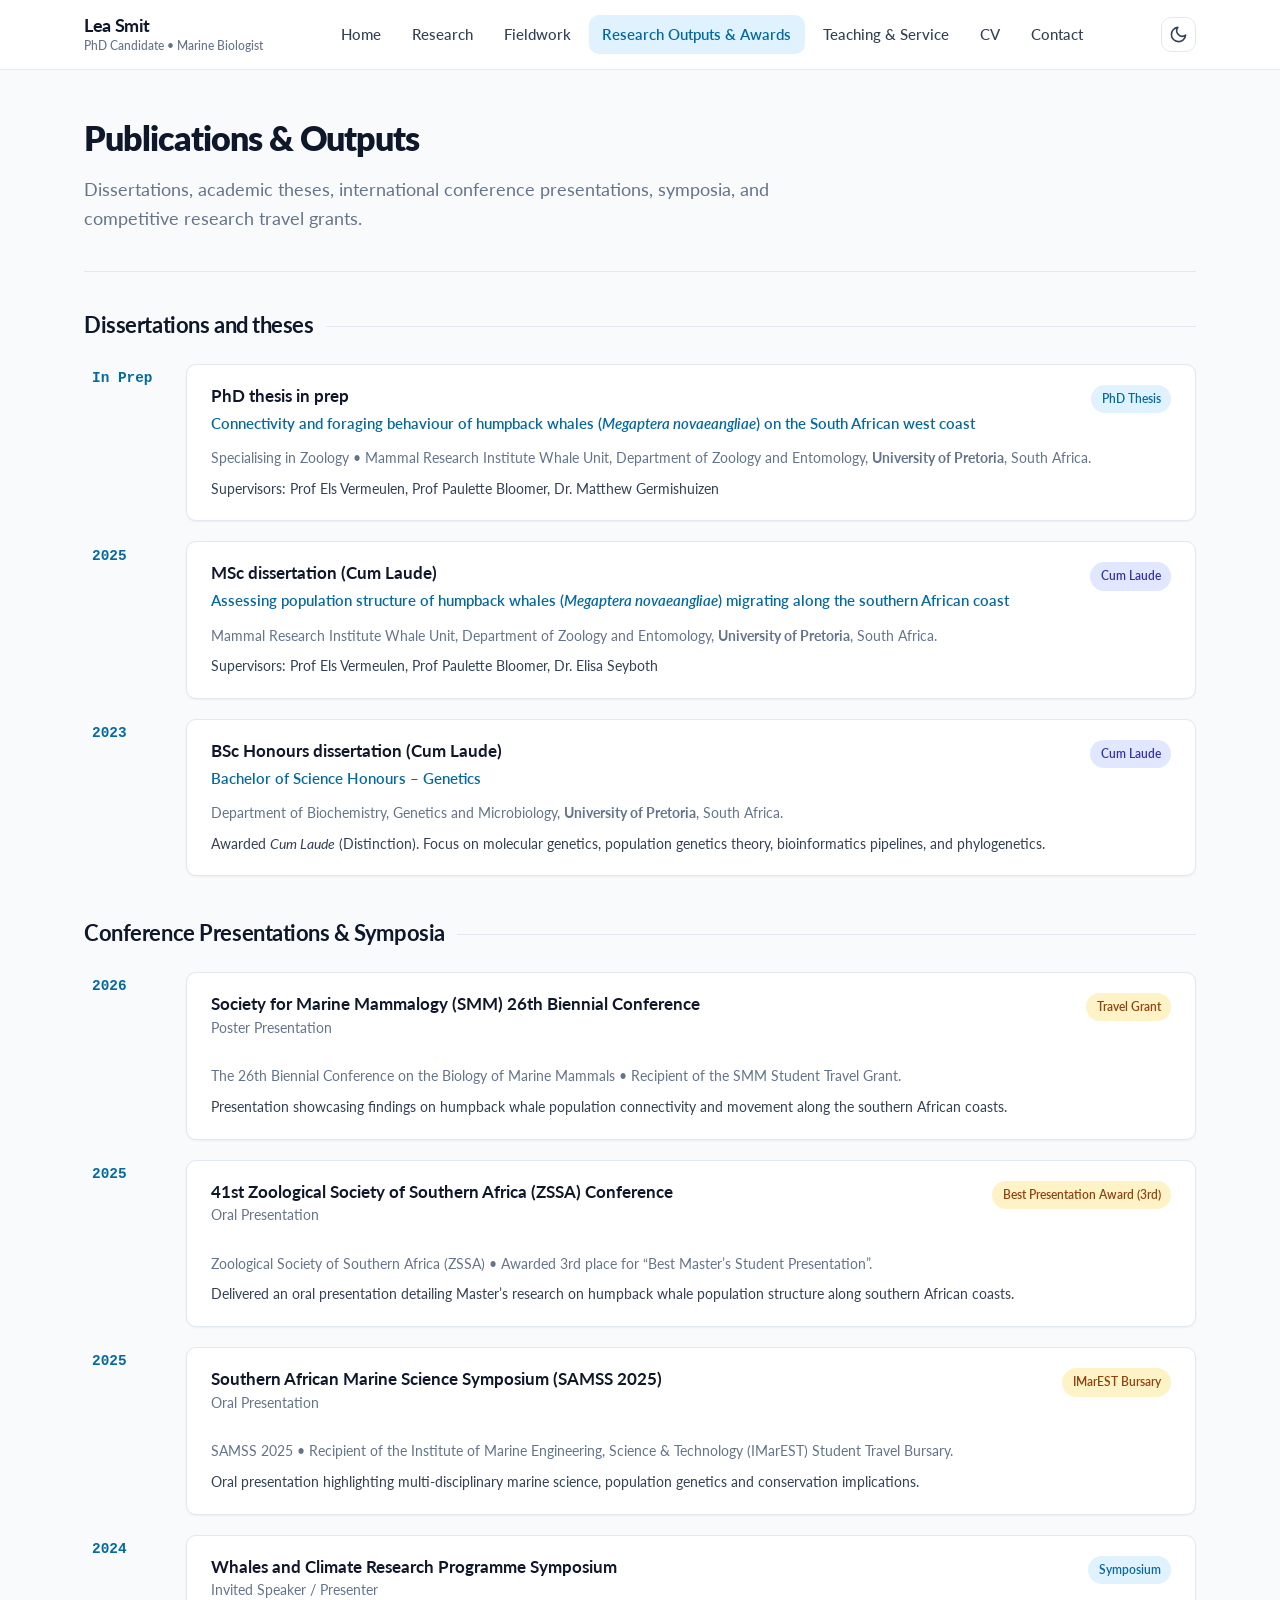
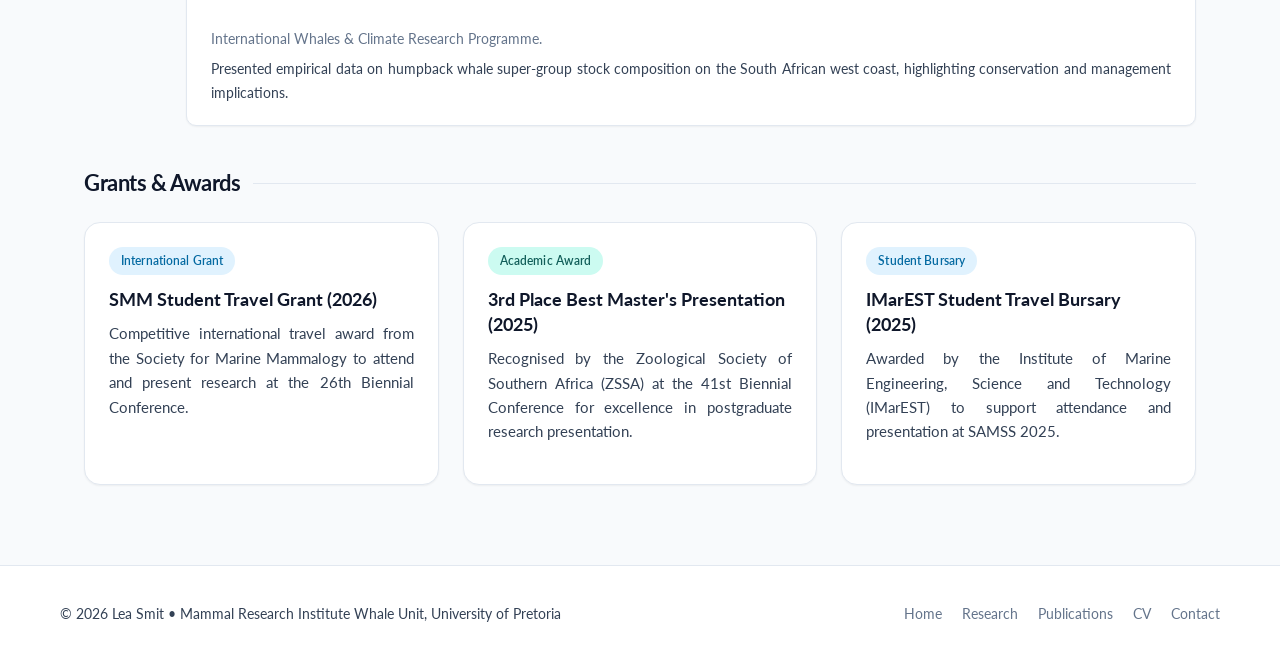
<file: publications.html>
<!DOCTYPE html>
<html lang="en-GB">
<head>
  <meta charset="UTF-8">
  <meta name="viewport" content="width=device-width, initial-scale=1.0">
  <title>Publications &amp; Presentations | Lea Smit</title>
  <meta name="description" content="Academic outputs, dissertations, theses, conference presentations, and awards of Lea Smit, marine mammal biologist and PhD candidate.">
  <link rel="preconnect" href="https://fonts.googleapis.com">
  <link rel="preconnect" href="https://fonts.gstatic.com" crossorigin>
  <link href="https://fonts.googleapis.com/css2?family=Lato:ital,wght@0,300;0,400;0,700;0,900;1,400;1,700&display=swap" rel="stylesheet">
  <link rel="stylesheet" href="assets/css/style.css">
</head>
<body>

  <!-- Site Navigation -->
  <header class="site-header">
    <div class="nav-container">
      <a href="index.html" class="brand">
        <div class="brand-info">
          <span class="brand-name">Lea Smit</span>
          <span class="brand-tag">PhD Candidate &bull; Marine Biologist</span>
        </div>
      </a>

      <nav id="nav-menu" class="nav-menu">
        <a href="index.html" class="nav-link">Home</a>
        <a href="research.html" class="nav-link">Research</a>
        <a href="fieldwork.html" class="nav-link">Fieldwork</a>
        <a href="publications.html" class="nav-link active">Research Outputs &amp; Awards</a>
        <a href="teaching.html" class="nav-link">Teaching &amp; Service</a>
        <a href="cv.html" class="nav-link">CV</a>
        <a href="contact.html" class="nav-link">Contact</a>
      </nav>

      <div class="nav-actions">
        <button id="theme-toggle" class="theme-toggle-btn" aria-label="Toggle dark mode" title="Toggle theme">
          <svg xmlns="http://www.w3.org/2000/svg" width="19" height="19" viewBox="0 0 24 24" fill="none" stroke="currentColor" stroke-width="2" stroke-linecap="round" stroke-linejoin="round">
            <path d="M21 12.79A9 9 0 1 1 11.21 3 7 7 0 0 0 21 12.79z"></path>
          </svg>
        </button>
        <button id="mobile-toggle" class="nav-mobile-toggle" aria-label="Toggle mobile menu">
          <svg xmlns="http://www.w3.org/2000/svg" width="22" height="22" viewBox="0 0 24 24" fill="none" stroke="currentColor" stroke-width="2" stroke-linecap="round" stroke-linejoin="round">
            <line x1="3" y1="12" x2="21" y2="12"></line>
            <line x1="3" y1="6" x2="21" y2="6"></line>
            <line x1="3" y1="18" x2="21" y2="18"></line>
          </svg>
        </button>
      </div>
    </div>
  </header>

  <main class="main-content">
    <div class="page-header">
      <h1 class="page-title">Publications &amp; Outputs</h1>
      <p class="page-subtitle">
        Dissertations, academic theses, international conference presentations, symposia, and competitive research travel grants.
      </p>
    </div>

    <!-- Dissertations and Theses -->
    <h2 class="section-heading">Dissertations and theses</h2>
    <div class="timeline">

      <!-- PhD thesis in prep -->
      <div class="timeline-item">
        <div class="timeline-year">In Prep</div>
        <div class="timeline-content">
          <div class="timeline-header">
            <div>
              <h3 class="timeline-title">PhD thesis in prep</h3>
              <p style="color: var(--primary); font-size: 0.95rem; font-weight: 600; margin: 0.2rem 0;">
                Connectivity and foraging behaviour of humpback whales (<em>Megaptera novaeangliae</em>) on the South African west coast
              </p>
            </div>
            <span class="badge-pill">PhD Thesis</span>
          </div>
          <p class="timeline-subtitle">
            Specialising in Zoology &bull; Mammal Research Institute Whale Unit, Department of Zoology and Entomology, <strong>University of Pretoria</strong>, South Africa.
          </p>
          <p style="font-size: 0.9rem; margin-bottom: 0;">
            Supervisors: Prof Els Vermeulen, Prof Paulette Bloomer, Dr. Matthew Germishuizen
          </p>
        </div>
      </div>

      <!-- MSc dissertation -->
      <div class="timeline-item">
        <div class="timeline-year">2025</div>
        <div class="timeline-content">
          <div class="timeline-header">
            <div>
              <h3 class="timeline-title">MSc dissertation (Cum Laude)</h3>
              <p style="color: var(--primary); font-size: 0.95rem; font-weight: 600; margin: 0.2rem 0;">
                Assessing population structure of humpback whales (<em>Megaptera novaeangliae</em>) migrating along the southern African coast
              </p>
            </div>
            <span class="badge-pill honor">Cum Laude</span>
          </div>
          <p class="timeline-subtitle">
            Mammal Research Institute Whale Unit, Department of Zoology and Entomology, <strong>University of Pretoria</strong>, South Africa.
          </p>
          <p style="font-size: 0.9rem; margin-bottom: 0;">
            Supervisors: Prof Els Vermeulen, Prof Paulette Bloomer, Dr. Elisa Seyboth
          </p>
        </div>
      </div>

      <!-- BSc Honours dissertation -->
      <div class="timeline-item">
        <div class="timeline-year">2023</div>
        <div class="timeline-content">
          <div class="timeline-header">
            <div>
              <h3 class="timeline-title">BSc Honours dissertation (Cum Laude)</h3>
              <p style="color: var(--primary); font-size: 0.95rem; font-weight: 600; margin: 0.2rem 0;">
                Bachelor of Science Honours &ndash; Genetics
              </p>
            </div>
            <span class="badge-pill honor">Cum Laude</span>
          </div>
          <p class="timeline-subtitle">
            Department of Biochemistry, Genetics and Microbiology, <strong>University of Pretoria</strong>, South Africa.
          </p>
          <p style="font-size: 0.9rem; margin-bottom: 0;">
            Awarded <em>Cum Laude</em> (Distinction). Focus on molecular genetics, population genetics theory, bioinformatics pipelines, and phylogenetics.
          </p>
        </div>
      </div>

    </div>

    <!-- Conference Presentations -->
    <h2 class="section-heading">Conference Presentations &amp; Symposia</h2>
    <div class="timeline">

      <!-- SMM 2026 -->
      <div class="timeline-item">
        <div class="timeline-year">2026</div>
        <div class="timeline-content">
          <div class="timeline-header">
            <div>
              <h3 class="timeline-title">Society for Marine Mammalogy (SMM) 26th Biennial Conference</h3>
              <p style="color: var(--text-muted); font-size: 0.875rem;">Poster Presentation</p>
            </div>
            <span class="badge-pill award">Travel Grant</span>
          </div>
          <p class="timeline-subtitle">
            The 26th Biennial Conference on the Biology of Marine Mammals &bull; Recipient of the SMM Student Travel Grant.
          </p>
          <p style="font-size: 0.9rem; margin-bottom: 0;">
            Presentation showcasing findings on humpback whale population connectivity and movement along the southern African coasts.
          </p>
        </div>
      </div>

      <!-- ZSSA 2025 -->
      <div class="timeline-item">
        <div class="timeline-year">2025</div>
        <div class="timeline-content">
          <div class="timeline-header">
            <div>
              <h3 class="timeline-title">41st Zoological Society of Southern Africa (ZSSA) Conference</h3>
              <p style="color: var(--text-muted); font-size: 0.875rem;">Oral Presentation</p>
            </div>
            <span class="badge-pill award">Best Presentation Award (3rd)</span>
          </div>
          <p class="timeline-subtitle">
            Zoological Society of Southern Africa (ZSSA) &bull; Awarded 3rd place for &ldquo;Best Master&rsquo;s Student Presentation&rdquo;.
          </p>
          <p style="font-size: 0.9rem; margin-bottom: 0;">
            Delivered an oral presentation detailing Master&rsquo;s research on humpback whale population structure along southern African coasts.
          </p>
        </div>
      </div>

      <!-- SAMSS 2025 -->
      <div class="timeline-item">
        <div class="timeline-year">2025</div>
        <div class="timeline-content">
          <div class="timeline-header">
            <div>
              <h3 class="timeline-title">Southern African Marine Science Symposium (SAMSS 2025)</h3>
              <p style="color: var(--text-muted); font-size: 0.875rem;">Oral Presentation</p>
            </div>
            <span class="badge-pill award">IMarEST Bursary</span>
          </div>
          <p class="timeline-subtitle">
            SAMSS 2025 &bull; Recipient of the Institute of Marine Engineering, Science &amp; Technology (IMarEST) Student Travel Bursary.
          </p>
          <p style="font-size: 0.9rem; margin-bottom: 0;">
            Oral presentation highlighting multi-disciplinary marine science, population genetics and conservation implications.
          </p>
        </div>
      </div>

      <!-- Whales & Climate 2024 -->
      <div class="timeline-item">
        <div class="timeline-year">2024</div>
        <div class="timeline-content">
          <div class="timeline-header">
            <div>
              <h3 class="timeline-title">Whales and Climate Research Programme Symposium</h3>
              <p style="color: var(--text-muted); font-size: 0.875rem;">Invited Speaker / Presenter</p>
            </div>
            <span class="badge-pill">Symposium</span>
          </div>
          <p class="timeline-subtitle">
            International Whales &amp; Climate Research Programme.
          </p>
          <p style="font-size: 0.9rem; margin-bottom: 0;">
            Presented empirical data on humpback whale super-group stock composition on the South African west coast, highlighting conservation and management implications.
          </p>
        </div>
      </div>

    </div>

    <!-- Grants and Honours Summary Box -->
    <h2 class="section-heading">Grants &amp; Awards</h2>
    <div class="cards-grid">
      <div class="card">
        <div class="card-tag">International Grant</div>
        <h3 class="card-title">SMM Student Travel Grant (2026)</h3>
        <p class="card-body">
          Competitive international travel award from the Society for Marine Mammalogy to attend and present research at the 26th Biennial Conference.
        </p>
      </div>

      <div class="card">
        <div class="card-tag teal">Academic Award</div>
        <h3 class="card-title">3rd Place Best Master's Presentation (2025)</h3>
        <p class="card-body">
          Recognised by the Zoological Society of Southern Africa (ZSSA) at the 41st Biennial Conference for excellence in postgraduate research presentation.
        </p>
      </div>

      <div class="card">
        <div class="card-tag">Student Bursary</div>
        <h3 class="card-title">IMarEST Student Travel Bursary (2025)</h3>
        <p class="card-body">
          Awarded by the Institute of Marine Engineering, Science and Technology (IMarEST) to support attendance and presentation at SAMSS 2025.
        </p>
      </div>
    </div>

  </main>

  <!-- Site Footer -->
  <footer class="site-footer">
    <div class="footer-container">
      <p>&copy; 2026 Lea Smit &bull; Mammal Research Institute Whale Unit, University of Pretoria</p>
      <ul class="footer-links">
        <li><a href="index.html">Home</a></li>
        <li><a href="research.html">Research</a></li>
        <li><a href="publications.html">Publications</a></li>
        <li><a href="cv.html">CV</a></li>
        <li><a href="contact.html">Contact</a></li>
      </ul>
    </div>
  </footer>

  <script src="assets/js/main.js"></script>
</body>
</html>
</file>
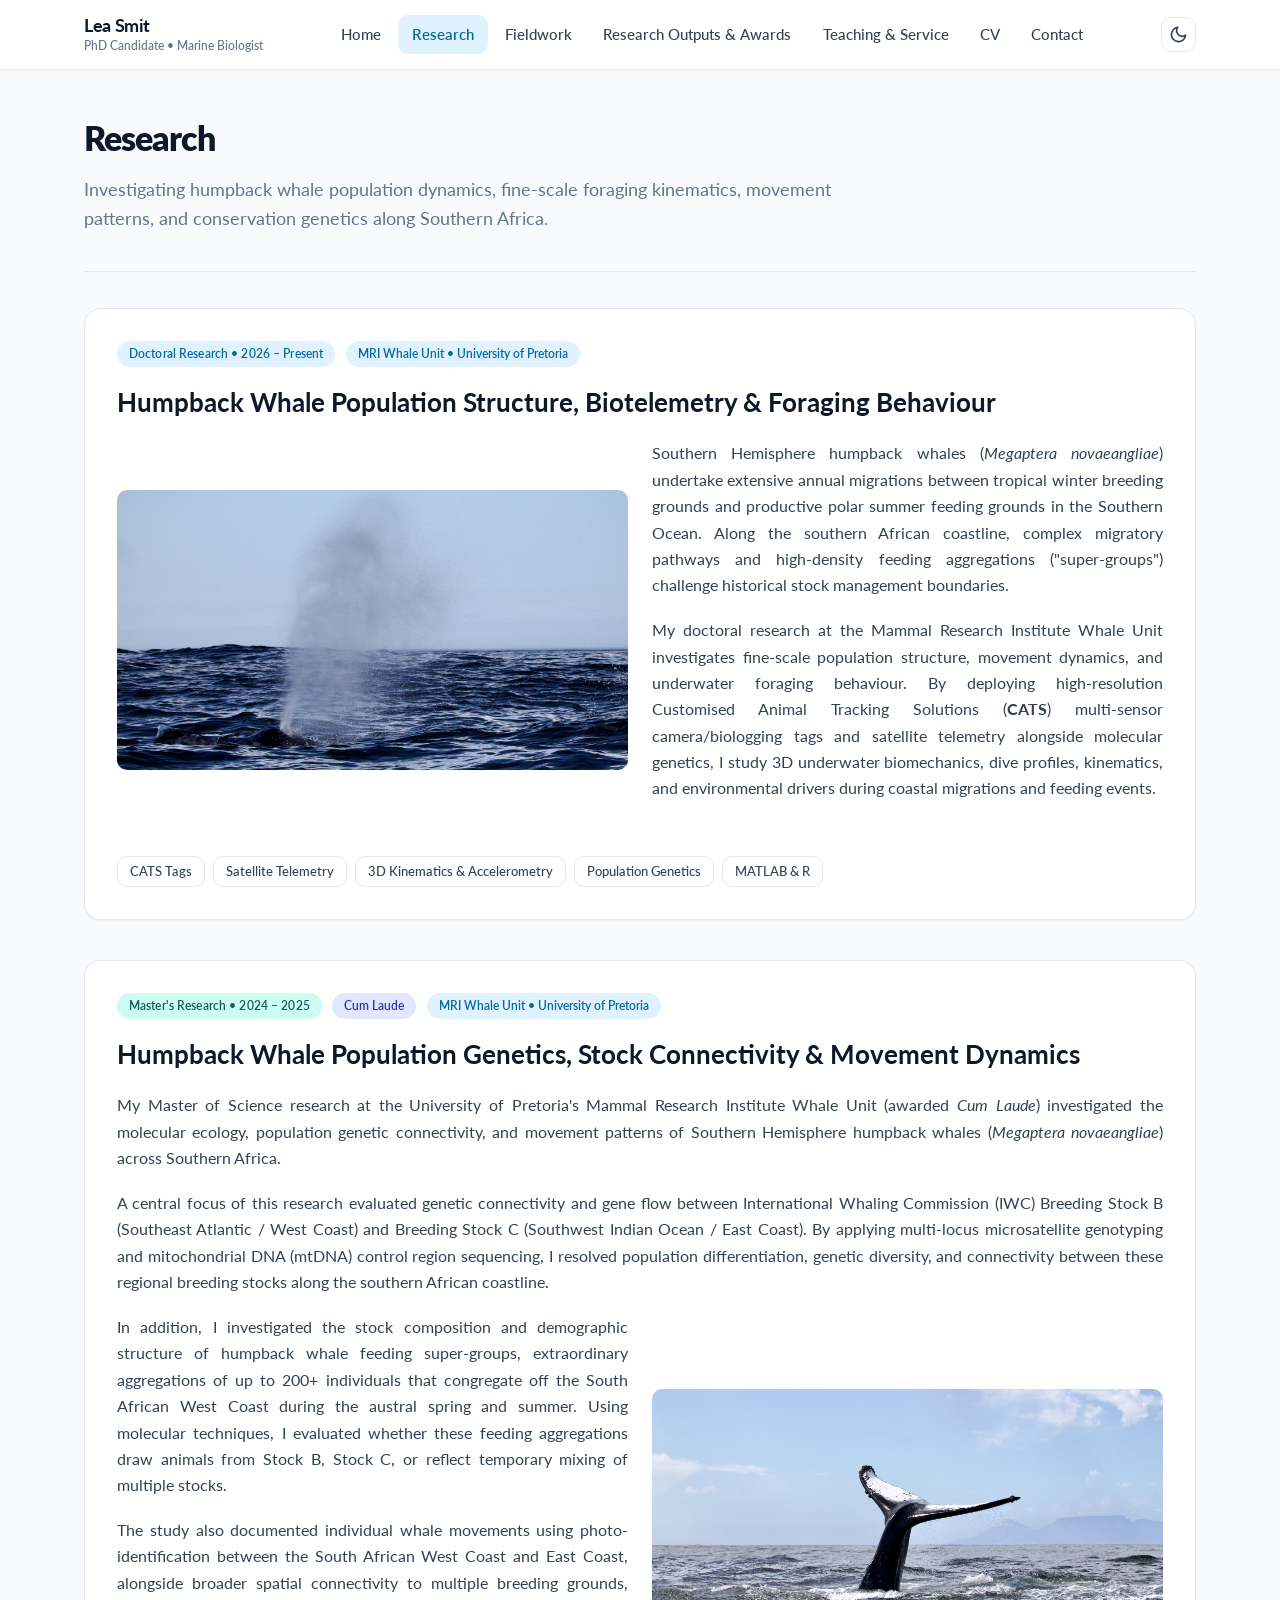
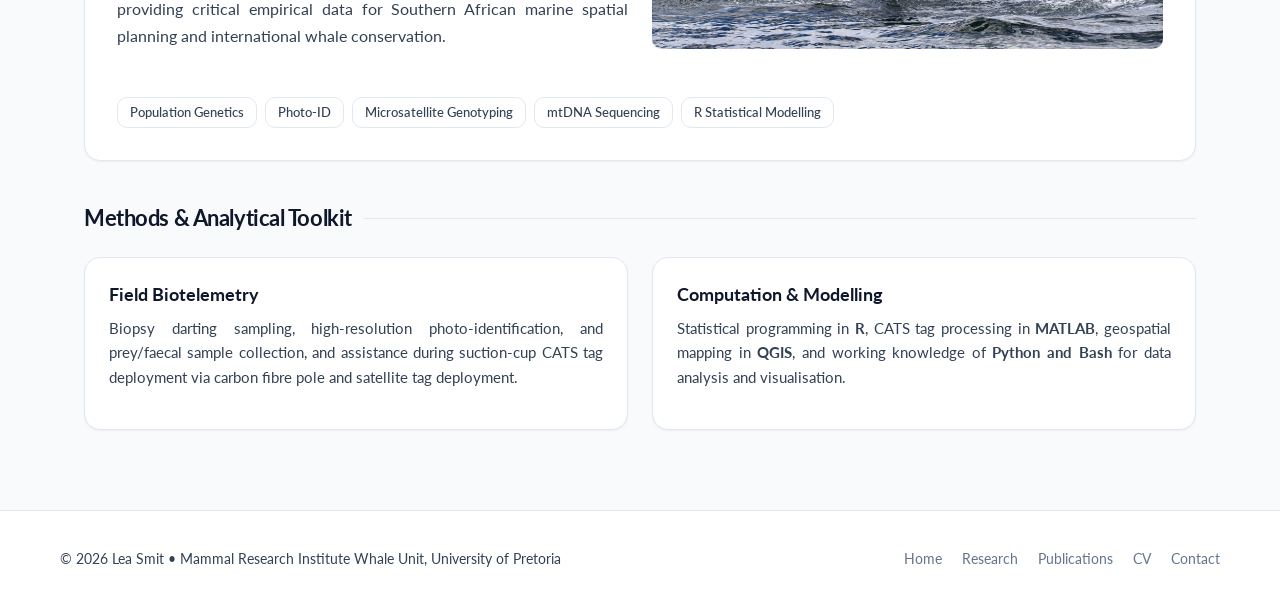
<file: research.html>
<!DOCTYPE html>
<html lang="en-GB">
<head>
  <meta charset="UTF-8">
  <meta name="viewport" content="width=device-width, initial-scale=1.0">
  <title>Research | Lea Smit - Marine Mammal Biologist</title>
  <meta name="description" content="Research projects and scientific focus of Lea Smit: humpback whale population structure, CATS biologging, satellite biotelemetry, and conservation genetics.">
  <link rel="preconnect" href="https://fonts.googleapis.com">
  <link rel="preconnect" href="https://fonts.gstatic.com" crossorigin>
  <link href="https://fonts.googleapis.com/css2?family=Lato:ital,wght@0,300;0,400;0,700;0,900;1,400;1,700&display=swap" rel="stylesheet">
  <link rel="stylesheet" href="assets/css/style.css">
</head>
<body>

  <!-- Site Navigation -->
  <header class="site-header">
    <div class="nav-container">
      <a href="index.html" class="brand">
        <div class="brand-info">
          <span class="brand-name">Lea Smit</span>
          <span class="brand-tag">PhD Candidate &bull; Marine Biologist</span>
        </div>
      </a>

      <nav id="nav-menu" class="nav-menu">
        <a href="index.html" class="nav-link">Home</a>
        <a href="research.html" class="nav-link active">Research</a>
        <a href="fieldwork.html" class="nav-link">Fieldwork</a>
        <a href="publications.html" class="nav-link">Research Outputs &amp; Awards</a>
        <a href="teaching.html" class="nav-link">Teaching &amp; Service</a>
        <a href="cv.html" class="nav-link">CV</a>
        <a href="contact.html" class="nav-link">Contact</a>
      </nav>

      <div class="nav-actions">
        <button id="theme-toggle" class="theme-toggle-btn" aria-label="Toggle dark mode" title="Toggle theme">
          <svg xmlns="http://www.w3.org/2000/svg" width="19" height="19" viewBox="0 0 24 24" fill="none" stroke="currentColor" stroke-width="2" stroke-linecap="round" stroke-linejoin="round">
            <path d="M21 12.79A9 9 0 1 1 11.21 3 7 7 0 0 0 21 12.79z"></path>
          </svg>
        </button>
        <button id="mobile-toggle" class="nav-mobile-toggle" aria-label="Toggle mobile menu">
          <svg xmlns="http://www.w3.org/2000/svg" width="22" height="22" viewBox="0 0 24 24" fill="none" stroke="currentColor" stroke-width="2" stroke-linecap="round" stroke-linejoin="round">
            <line x1="3" y1="12" x2="21" y2="12"></line>
            <line x1="3" y1="6" x2="21" y2="6"></line>
            <line x1="3" y1="18" x2="21" y2="18"></line>
          </svg>
        </button>
      </div>
    </div>
  </header>

  <main class="main-content">
    <div class="page-header">
      <h1 class="page-title">Research</h1>
      <p class="page-subtitle">
        Investigating humpback whale population dynamics, fine-scale foraging kinematics, movement patterns, and conservation genetics along Southern Africa.
      </p>
    </div>

    <!-- Project 1: PhD Research -->
    <article id="population-structure" class="card" style="margin-bottom: 2.5rem; padding: 2rem;">
      <span id="phd-research"></span>
      <span id="biologging"></span>
      <div class="badges-row">
        <span class="card-tag">Doctoral Research &bull; 2026 &ndash; Present</span>
        <span class="badge-pill">MRI Whale Unit &bull; University of Pretoria</span>
      </div>
      <h2 style="font-size: 1.65rem; color: var(--text-primary); margin-bottom: 1rem;">
        Humpback Whale Population Structure, Biotelemetry &amp; Foraging Behaviour
      </h2>
      <div class="cards-grid" style="grid-template-columns: repeat(auto-fit, minmax(280px, 1fr)); align-items: center; margin-bottom: 1.5rem; gap: 1.5rem;">
        <div class="card-img-wrap" style="height: 280px; margin-bottom: 0;">
          <img src="assets/images/IMG_0820.png" alt="Humpback whale blow at sea" class="card-img" style="object-position: center;">
        </div>
        <div>
          <p>
            Southern Hemisphere humpback whales (<em>Megaptera novaeangliae</em>) undertake extensive annual migrations between tropical winter breeding grounds and productive polar summer feeding grounds in the Southern Ocean. Along the southern African coastline, complex migratory pathways and high-density feeding aggregations ("super-groups") challenge historical stock management boundaries.
          </p>
          <p>
            My doctoral research at the Mammal Research Institute Whale Unit investigates fine-scale population structure, movement dynamics, and underwater foraging behaviour. By deploying high-resolution Customised Animal Tracking Solutions (<strong>CATS</strong>) multi-sensor camera/biologging tags and satellite telemetry alongside molecular genetics, I study 3D underwater biomechanics, dive profiles, kinematics, and environmental drivers during coastal migrations and feeding events.
          </p>
        </div>
      </div>
      <div class="skills-cloud">
        <span class="skill-tag">CATS Tags</span>
        <span class="skill-tag">Satellite Telemetry</span>
        <span class="skill-tag">3D Kinematics &amp; Accelerometry</span>
        <span class="skill-tag">Population Genetics</span>
        <span class="skill-tag">MATLAB &amp; R</span>
      </div>
    </article>

    <!-- Project 2: MSc Research -->
    <article id="msc-research" class="card" style="margin-bottom: 2.5rem; padding: 2rem;">
      <div class="badges-row">
        <span class="card-tag teal">Master's Research &bull; 2024 &ndash; 2025</span>
        <span class="badge-pill honor">Cum Laude</span>
        <span class="badge-pill">MRI Whale Unit &bull; University of Pretoria</span>
      </div>
      <h2 style="font-size: 1.65rem; color: var(--text-primary); margin-bottom: 1rem;">
        Humpback Whale Population Genetics, Stock Connectivity &amp; Movement Dynamics
      </h2>
      <div style="margin-bottom: 1.5rem;">
        <p>
          My Master of Science research at the University of Pretoria's Mammal Research Institute Whale Unit (awarded <em>Cum Laude</em>) investigated the molecular ecology, population genetic connectivity, and movement patterns of Southern Hemisphere humpback whales (<em>Megaptera novaeangliae</em>) across Southern Africa.
        </p>
        <p>
          A central focus of this research evaluated genetic connectivity and gene flow between International Whaling Commission (IWC) Breeding Stock B (Southeast Atlantic / West Coast) and Breeding Stock C (Southwest Indian Ocean / East Coast). By applying multi-locus micro&shy;satel&shy;lite genotyping and mito&shy;chondrial DNA (mtDNA) control region sequencing, I resolved population differ&shy;en&shy;ti&shy;ation, genetic diversity, and connectivity between these regional breeding stocks along the southern African coastline.
        </p>
        <div class="cards-grid" style="grid-template-columns: repeat(auto-fit, minmax(280px, 1fr)); align-items: end; gap: 1.5rem; margin-bottom: 0;">
          <div>
            <p>
              In addition, I investigated the stock composition and demographic structure of humpback whale feeding super-groups, extraordinary aggregations of up to 200+ individuals that congregate off the South African West Coast during the austral spring and summer. Using molecular techniques, I evaluated whether these feeding aggregations draw animals from Stock B, Stock C, or reflect temporary mixing of multiple stocks.
            </p>
            <p style="margin-bottom: 0;">
              The study also documented individual whale movements using photo-identification between the South African West Coast and East Coast, alongside broader spatial connectivity to multiple breeding grounds, providing critical empirical data for Southern African marine spatial planning and international whale conservation.
            </p>
          </div>
          <div class="card-img-wrap" style="height: 260px; margin-bottom: 0;">
            <img src="assets/images/IMG_1017.png" alt="Humpback whale fluke diving off the South African coast" class="card-img" style="object-position: center;">
          </div>
        </div>
      </div>
      <div class="skills-cloud" style="margin-top: 1.5rem;">
        <span class="skill-tag">Population Genetics</span>
        <span class="skill-tag">Photo-ID</span>
        <span class="skill-tag">Microsatellite Genotyping</span>
        <span class="skill-tag">mtDNA Sequencing</span>
        <span class="skill-tag">R Statistical Modelling</span>
      </div>
    </article>

    <!-- Analytical Methods -->
    <h2 class="section-heading">Methods &amp; Analytical Toolkit</h2>
    <div class="cards-grid">
      <div class="card">
        <h3 class="card-title">Field Biotelemetry</h3>
        <p class="card-body">
          Biopsy darting sampling, high-resolution photo-identification, and prey/faecal sample collection, and assistance during suction-cup CATS tag deployment via carbon fibre pole and satellite tag deployment. 
        </p>
      </div>

      <div class="card">
        <h3 class="card-title">Computation &amp; Modelling</h3>
        <p class="card-body">
          Statistical programming in <strong>R</strong>, CATS tag processing in <strong>MATLAB</strong>, geospatial mapping in <strong>QGIS</strong>, and working knowledge of <strong>Python and Bash</strong> for data analysis and visualisation.
        </p>
      </div>
    </div>
  </main>

  <!-- Site Footer -->
  <footer class="site-footer">
    <div class="footer-container">
      <p>&copy; 2026 Lea Smit &bull; Mammal Research Institute Whale Unit, University of Pretoria</p>
      <ul class="footer-links">
        <li><a href="index.html">Home</a></li>
        <li><a href="research.html">Research</a></li>
        <li><a href="publications.html">Publications</a></li>
        <li><a href="cv.html">CV</a></li>
        <li><a href="contact.html">Contact</a></li>
      </ul>
    </div>
  </footer>

  <script src="assets/js/main.js"></script>
</body>
</html>
</file>
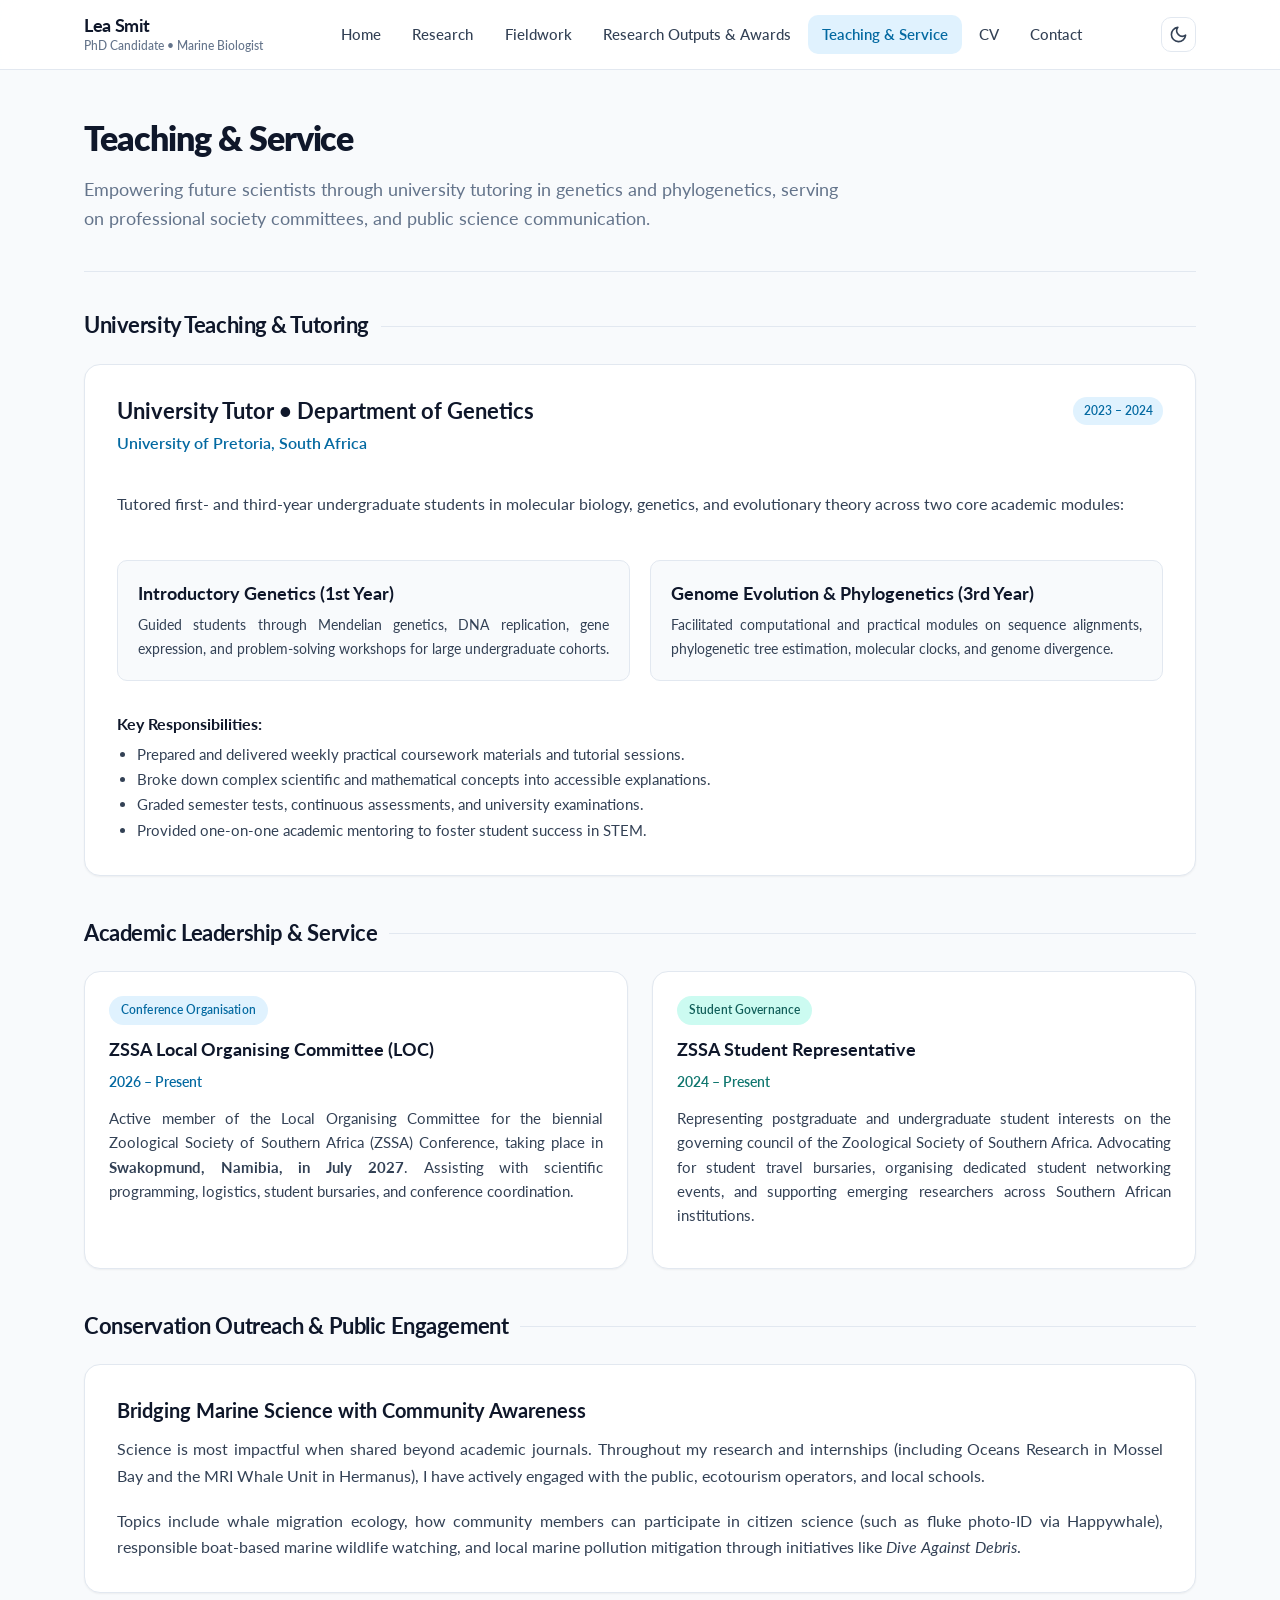
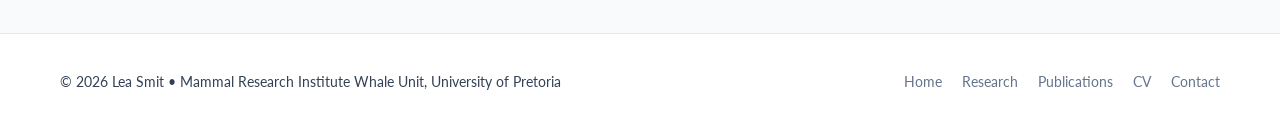
<file: teaching.html>
<!DOCTYPE html>
<html lang="en-GB">
<head>
  <meta charset="UTF-8">
  <meta name="viewport" content="width=device-width, initial-scale=1.0">
  <title>Teaching &amp; Service | Lea Smit</title>
  <meta name="description" content="University teaching, genetics tutoring, academic leadership in the Zoological Society of Southern Africa (ZSSA), and conservation outreach by Lea Smit.">
  <link rel="preconnect" href="https://fonts.googleapis.com">
  <link rel="preconnect" href="https://fonts.gstatic.com" crossorigin>
  <link href="https://fonts.googleapis.com/css2?family=Lato:ital,wght@0,300;0,400;0,700;0,900;1,400;1,700&display=swap" rel="stylesheet">
  <link rel="stylesheet" href="assets/css/style.css">
</head>
<body>

  <!-- Site Navigation -->
  <header class="site-header">
    <div class="nav-container">
      <a href="index.html" class="brand">
        <div class="brand-info">
          <span class="brand-name">Lea Smit</span>
          <span class="brand-tag">PhD Candidate &bull; Marine Biologist</span>
        </div>
      </a>

      <nav id="nav-menu" class="nav-menu">
        <a href="index.html" class="nav-link">Home</a>
        <a href="research.html" class="nav-link">Research</a>
        <a href="fieldwork.html" class="nav-link">Fieldwork</a>
        <a href="publications.html" class="nav-link">Research Outputs &amp; Awards</a>
        <a href="teaching.html" class="nav-link active">Teaching &amp; Service</a>
        <a href="cv.html" class="nav-link">CV</a>
        <a href="contact.html" class="nav-link">Contact</a>
      </nav>

      <div class="nav-actions">
        <button id="theme-toggle" class="theme-toggle-btn" aria-label="Toggle dark mode" title="Toggle theme">
          <svg xmlns="http://www.w3.org/2000/svg" width="19" height="19" viewBox="0 0 24 24" fill="none" stroke="currentColor" stroke-width="2" stroke-linecap="round" stroke-linejoin="round">
            <path d="M21 12.79A9 9 0 1 1 11.21 3 7 7 0 0 0 21 12.79z"></path>
          </svg>
        </button>
        <button id="mobile-toggle" class="nav-mobile-toggle" aria-label="Toggle mobile menu">
          <svg xmlns="http://www.w3.org/2000/svg" width="22" height="22" viewBox="0 0 24 24" fill="none" stroke="currentColor" stroke-width="2" stroke-linecap="round" stroke-linejoin="round">
            <line x1="3" y1="12" x2="21" y2="12"></line>
            <line x1="3" y1="6" x2="21" y2="6"></line>
            <line x1="3" y1="18" x2="21" y2="18"></line>
          </svg>
        </button>
      </div>
    </div>
  </header>

  <main class="main-content">
    <div class="page-header">
      <h1 class="page-title">Teaching &amp; Service</h1>
      <p class="page-subtitle">
        Empowering future scientists through university tutoring in genetics and phylogenetics, serving on professional society committees, and public science communication.
      </p>
    </div>

    <!-- Teaching Experience -->
    <h2 class="section-heading">University Teaching &amp; Tutoring</h2>
    <div class="card" style="margin-bottom: 2.5rem; padding: 2rem;">
      <div style="display: flex; justify-content: space-between; align-items: flex-start; margin-bottom: 1rem; flex-wrap: wrap; gap: 0.5rem;">
        <div>
          <h3 style="font-size: 1.35rem; color: var(--text-primary); margin-bottom: 0.25rem;">
            University Tutor &bull; Department of Genetics
          </h3>
          <p style="color: var(--primary); font-weight: 600;">University of Pretoria, South Africa</p>
        </div>
        <span class="badge-pill">2023 &ndash; 2024</span>
      </div>

      <p>
        Tutored first- and third-year undergraduate students in molecular biology, genetics, and evolutionary theory across two core academic modules:
      </p>

      <div class="cards-grid" style="grid-template-columns: repeat(auto-fit, minmax(280px, 1fr)); margin: 1.5rem 0 1rem; gap: 1.25rem;">
        <div style="background-color: var(--bg-body); padding: 1.25rem; border-radius: var(--radius-md); border: 1px solid var(--border);">
          <h4 style="color: var(--text-primary); margin-bottom: 0.5rem;">Introductory Genetics (1st Year)</h4>
          <p style="font-size: 0.875rem; color: var(--text-secondary); margin-bottom: 0;">
            Guided students through Mendelian genetics, DNA replication, gene expression, and problem-solving workshops for large undergraduate cohorts.
          </p>
        </div>
        <div style="background-color: var(--bg-body); padding: 1.25rem; border-radius: var(--radius-md); border: 1px solid var(--border);">
          <h4 style="color: var(--text-primary); margin-bottom: 0.5rem;">Genome Evolution &amp; Phylogenetics (3rd Year)</h4>
          <p style="font-size: 0.875rem; color: var(--text-secondary); margin-bottom: 0;">
            Facilitated computational and practical modules on sequence alignments, phylogenetic tree estimation, molecular clocks, and genome divergence.
          </p>
        </div>
      </div>

      <h4 style="font-size: 1rem; color: var(--text-primary); margin: 1rem 0 0.5rem;">Key Responsibilities:</h4>
      <ul style="padding-left: 1.25rem; color: var(--text-secondary); font-size: 0.925rem; line-height: 1.7;">
        <li>Prepared and delivered weekly practical coursework materials and tutorial sessions.</li>
        <li>Broke down complex scientific and mathematical concepts into accessible explanations.</li>
        <li>Graded semester tests, continuous assessments, and university examinations.</li>
        <li>Provided one-on-one academic mentoring to foster student success in STEM.</li>
      </ul>
    </div>

    <!-- Academic Service & Leadership -->
    <h2 class="section-heading">Academic Leadership &amp; Service</h2>
    <div class="cards-grid">
      <div class="card">
        <span class="card-tag">Conference Organisation</span>
        <h3 class="card-title">ZSSA Local Organising Committee (LOC)</h3>
        <p style="font-size: 0.85rem; color: var(--primary); font-weight: 600; margin-bottom: 0.75rem;">2026 &ndash; Present</p>
        <p class="card-body">
          Active member of the Local Organising Committee for the biennial Zoological Society of Southern Africa (ZSSA) Conference, taking place in <strong>Swakopmund, Namibia, in July 2027</strong>. Assisting with scientific programming, logistics, student bursaries, and conference coordination.
        </p>
      </div>

      <div class="card">
        <span class="card-tag teal">Student Governance</span>
        <h3 class="card-title">ZSSA Student Representative</h3>
        <p style="font-size: 0.85rem; color: var(--accent); font-weight: 600; margin-bottom: 0.75rem;">2024 &ndash; Present</p>
        <p class="card-body">
          Representing postgraduate and undergraduate student interests on the governing council of the Zoological Society of Southern Africa. Advocating for student travel bursaries, organising dedicated student networking events, and supporting emerging researchers across Southern African institutions.
        </p>
      </div>
    </div>

    <!-- Outreach and Public Engagement -->
    <h2 class="section-heading">Conservation Outreach &amp; Public Engagement</h2>
    <div class="card" style="padding: 2rem;">
      <h3 style="font-size: 1.25rem; color: var(--text-primary); margin-bottom: 0.75rem;">
        Bridging Marine Science with Community Awareness
      </h3>
      <p>
        Science is most impactful when shared beyond academic journals. Throughout my research and internships (including Oceans Research in Mossel Bay and the MRI Whale Unit in Hermanus), I have actively engaged with the public, ecotourism operators, and local schools.
      </p>
      <p style="margin-bottom: 0;">
        Topics include whale migration ecology, how community members can participate in citizen science (such as fluke photo-ID via Happywhale), responsible boat-based marine wildlife watching, and local marine pollution mitigation through initiatives like <em>Dive Against Debris</em>.
      </p>
    </div>

  </main>

  <!-- Site Footer -->
  <footer class="site-footer">
    <div class="footer-container">
      <p>&copy; 2026 Lea Smit &bull; Mammal Research Institute Whale Unit, University of Pretoria</p>
      <ul class="footer-links">
        <li><a href="index.html">Home</a></li>
        <li><a href="research.html">Research</a></li>
        <li><a href="publications.html">Publications</a></li>
        <li><a href="cv.html">CV</a></li>
        <li><a href="contact.html">Contact</a></li>
      </ul>
    </div>
  </footer>

  <script src="assets/js/main.js"></script>
</body>
</html>
</file>
<file: assets/css/style.css>
/* ==========================================================================
   Lea Smit - Academic & Research Portfolio
   Modern, Accessible, Responsive Stylesheet
   ========================================================================== */

@import url('https://fonts.googleapis.com/css2?family=Lato:ital,wght@0,300;0,400;0,700;0,900;1,400;1,700&display=swap');

:root {
  /* Color Palette - Light Mode */
  --bg-body: #f8fafc;
  --bg-surface: #ffffff;
  --bg-surface-glass: rgba(255, 255, 255, 0.88);
  --bg-card: #ffffff;
  --bg-card-hover: #f1f5f9;
  --bg-pill: #e0f2fe;
  --text-pill: #0369a1;
  
  --text-primary: #0f172a;
  --text-secondary: #334155;
  --text-muted: #64748b;
  
  --primary: #0369a1;
  --primary-dark: #075985;
  --primary-light: #e0f2fe;
  
  --accent: #0f766e;
  --accent-light: #ccfbf1;
  --accent-dark: #115e59;
  
  --border: #e2e8f0;
  --border-strong: #cbd5e1;
  
  --shadow-sm: 0 1px 2px 0 rgba(0, 0, 0, 0.05);
  --shadow-md: 0 4px 6px -1px rgba(0, 0, 0, 0.07), 0 2px 4px -2px rgba(0, 0, 0, 0.05);
  --shadow-lg: 0 10px 15px -3px rgba(0, 0, 0, 0.08), 0 4px 6px -4px rgba(0, 0, 0, 0.04);
  
  --radius-sm: 6px;
  --radius-md: 10px;
  --radius-lg: 16px;
  --radius-full: 9999px;
  
  --font-sans: 'Lato', -apple-system, BlinkMacSystemFont, "Segoe UI", Roboto, "Helvetica Neue", Arial, sans-serif;
  --font-mono: ui-monospace, SFMono-Regular, Menlo, Monaco, Consolas, monospace;
  
  --transition: all 0.25s ease;
  --max-width: 1160px;
}

[data-theme="dark"] {
  /* Color Palette - Dark Mode */
  --bg-body: #0b1120;
  --bg-surface: #131d31;
  --bg-surface-glass: rgba(19, 29, 49, 0.88);
  --bg-card: #162238;
  --bg-card-hover: #1c2b46;
  --bg-pill: #082f49;
  --text-pill: #38bdf8;
  
  --text-primary: #f8fafc;
  --text-secondary: #cbd5e1;
  --text-muted: #94a3b8;
  
  --primary: #38bdf8;
  --primary-dark: #0284c7;
  --primary-light: #082f49;
  
  --accent: #2dd4bf;
  --accent-light: #134e48;
  --accent-dark: #14b8a6;
  
  --border: #1e293b;
  --border-strong: #334155;
  
  --shadow-sm: 0 1px 2px 0 rgba(0, 0, 0, 0.3);
  --shadow-md: 0 4px 6px -1px rgba(0, 0, 0, 0.35);
  --shadow-lg: 0 10px 15px -3px rgba(0, 0, 0, 0.45);
}

/* ==========================================================================
   Base & Reset
   ========================================================================== */

*, *::before, *::after {
  box-sizing: border-box;
  margin: 0;
  padding: 0;
}

html {
  font-size: 16px;
  scroll-behavior: smooth;
}

body {
  font-family: var(--font-sans);
  background-color: var(--bg-body);
  color: var(--text-primary);
  line-height: 1.65;
  min-height: 100vh;
  display: flex;
  flex-direction: column;
  transition: background-color 0.3s ease, color 0.3s ease;
  -webkit-font-smoothing: antialiased;
  -webkit-hyphens: auto;
  -moz-hyphens: auto;
  -ms-hyphens: auto;
  hyphens: auto;
}

a {
  color: var(--primary);
  text-decoration: none;
  transition: var(--transition);
}

a:hover {
  color: var(--accent);
  text-decoration: underline;
}

img {
  max-width: 100%;
  height: auto;
  display: block;
}

/* ==========================================================================
   Header & Navigation
   ========================================================================== */

.site-header {
  position: sticky;
  top: 0;
  z-index: 1000;
  background-color: var(--bg-surface-glass);
  backdrop-filter: blur(12px);
  -webkit-backdrop-filter: blur(12px);
  border-bottom: 1px solid var(--border);
  transition: var(--transition);
}

.nav-container {
  max-width: var(--max-width);
  margin: 0 auto;
  padding: 0.85rem 1.5rem;
  display: flex;
  align-items: center;
  justify-content: space-between;
  gap: 1.5rem;
}

.brand {
  display: flex;
  flex-direction: column;
  text-decoration: none;
  color: var(--text-primary);
}

.brand-icon {
  display: none;
}

.brand-info {
  display: flex;
  flex-direction: column;
}

.brand-name {
  font-size: 1.15rem;
  font-weight: 700;
  letter-spacing: -0.02em;
  color: var(--text-primary);
  line-height: 1.2;
}

.brand-tag {
  font-size: 0.75rem;
  color: var(--text-muted);
  font-weight: 500;
}

.nav-menu {
  display: flex;
  align-items: center;
  gap: 0.25rem;
  list-style: none;
}

.nav-link {
  display: inline-flex;
  align-items: center;
  gap: 0.35rem;
  padding: 0.45rem 0.85rem;
  font-size: 0.925rem;
  font-weight: 500;
  color: var(--text-secondary);
  border-radius: var(--radius-md);
  text-decoration: none;
  transition: var(--transition);
}

.nav-link:hover {
  color: var(--primary);
  background-color: var(--primary-light);
  text-decoration: none;
}

.nav-link.active {
  color: var(--primary);
  font-weight: 600;
  background-color: var(--primary-light);
}

.nav-actions {
  display: flex;
  align-items: center;
  gap: 0.75rem;
}

.theme-toggle-btn {
  background: none;
  border: 1px solid var(--border);
  border-radius: var(--radius-md);
  padding: 0.45rem;
  cursor: pointer;
  color: var(--text-secondary);
  display: inline-flex;
  align-items: center;
  justify-content: center;
  transition: var(--transition);
}

.theme-toggle-btn:hover {
  background-color: var(--bg-card-hover);
  color: var(--primary);
  border-color: var(--border-strong);
}

.theme-toggle-btn svg {
  width: 19px;
  height: 19px;
}

.nav-mobile-toggle {
  display: none;
  background: none;
  border: 1px solid var(--border);
  border-radius: var(--radius-md);
  padding: 0.45rem;
  color: var(--text-primary);
  cursor: pointer;
}

/* ==========================================================================
   Layout Containers & Grid
   ========================================================================== */

.main-content {
  flex: 1;
  max-width: var(--max-width);
  width: 100%;
  margin: 0 auto;
  padding: 2.5rem 1.5rem;
}

/* Trestles Layout (Home Page) */
.trestles-layout {
  display: grid;
  grid-template-columns: 310px 1fr;
  gap: 3rem;
  align-items: start;
}

.profile-sidebar {
  position: sticky;
  top: 5.5rem;
  display: flex;
  flex-direction: column;
  align-items: center;
  text-align: center;
  background-color: var(--bg-surface);
  border: 1px solid var(--border);
  border-radius: var(--radius-lg);
  padding: 2rem 1.5rem;
  box-shadow: var(--shadow-sm);
}

.profile-avatar-wrap {
  position: relative;
  width: 180px;
  height: 180px;
  margin-bottom: 1.5rem;
}

.profile-avatar {
  width: 100%;
  height: 100%;
  object-fit: cover;
  border-radius: var(--radius-full);
  border: 4px solid var(--bg-surface);
  box-shadow: var(--shadow-md);
}

.profile-name {
  font-size: 1.5rem;
  font-weight: 700;
  letter-spacing: -0.02em;
  color: var(--text-primary);
  margin-bottom: 0.25rem;
}

.profile-title {
  font-size: 0.95rem;
  font-weight: 600;
  color: var(--primary);
  margin-bottom: 0.5rem;
  line-height: 1.35;
  text-align: center;
}

.profile-affiliation {
  font-size: 0.85rem;
  color: var(--text-secondary);
  line-height: 1.45;
  margin-bottom: 0.75rem;
  text-align: center;
}

.profile-location {
  display: inline-flex;
  align-items: center;
  justify-content: center;
  text-align: center;
  gap: 0.35rem;
  font-size: 0.825rem;
  color: var(--text-muted);
  margin-bottom: 1.5rem;
}

.profile-links {
  display: flex;
  flex-wrap: wrap;
  justify-content: center;
  gap: 0.5rem;
  width: 100%;
  padding-top: 1.25rem;
  border-top: 1px solid var(--border);
}

.profile-link-btn {
  display: inline-flex;
  align-items: center;
  gap: 0.4rem;
  padding: 0.45rem 0.75rem;
  font-size: 0.8rem;
  font-weight: 500;
  color: var(--text-secondary);
  background-color: var(--bg-body);
  border: 1px solid var(--border);
  border-radius: var(--radius-full);
  text-decoration: none;
  transition: var(--transition);
}

.profile-link-btn:hover {
  background-color: var(--primary-light);
  color: var(--primary);
  border-color: var(--primary);
  text-decoration: none;
  transform: translateY(-1px);
}

.profile-link-btn svg {
  width: 15px;
  height: 15px;
  flex-shrink: 0;
}

/* ==========================================================================
   Typography & Sections
   ========================================================================== */

.page-header {
  margin-bottom: 2.25rem;
  padding-bottom: 1.25rem;
  border-bottom: 1px solid var(--border);
}

.page-title {
  font-size: 2.15rem;
  font-weight: 800;
  letter-spacing: -0.03em;
  color: var(--text-primary);
  margin-bottom: 0.5rem;
}

.page-subtitle {
  font-size: 1.1rem;
  color: var(--text-muted);
  max-width: 760px;
  text-align: left;
}

.section-heading {
  display: flex;
  align-items: center;
  gap: 0.75rem;
  font-size: 1.35rem;
  font-weight: 700;
  letter-spacing: -0.02em;
  color: var(--text-primary);
  margin: 2.25rem 0 1.25rem;
}

.section-heading::after {
  content: "";
  flex: 1;
  height: 1px;
  background-color: var(--border);
}

.lead-text {
  font-size: 1.125rem;
  line-height: 1.7;
  color: var(--text-secondary);
  margin-bottom: 1.25rem;
}

p {
  line-height: 1.65;
  margin-bottom: 1.15rem;
  color: var(--text-secondary);
  text-align: justify;
  text-justify: inter-word;
  text-align-last: left;
  -webkit-hyphens: auto;
  -moz-hyphens: auto;
  -ms-hyphens: auto;
  hyphens: auto;
}

/* Headings, tags, badges, and interface controls should never hyphenate */
h1, h2, h3, h4, h5, h6,
.nav-links,
.card-tag,
.badge-pill,
.skill-tag,
.btn,
.profile-title,
.profile-affiliation,
.profile-location,
.site-footer {
  -webkit-hyphens: none;
  -moz-hyphens: none;
  -ms-hyphens: none;
  hyphens: none;
}

/* Floated image layout for text wrap */
.clearfix::after {
  content: "";
  display: table;
  clear: both;
}

/* ==========================================================================
   Cards & Component Grids
   ========================================================================== */

.cards-grid {
  display: grid;
  grid-template-columns: repeat(auto-fit, minmax(320px, 1fr));
  gap: 1.5rem;
  margin-bottom: 2.5rem;
}

.card {
  background-color: var(--bg-surface);
  border: 1px solid var(--border);
  border-radius: var(--radius-lg);
  padding: 1.5rem;
  box-shadow: var(--shadow-sm);
  transition: var(--transition);
  display: flex;
  flex-direction: column;
}

.card:hover {
  transform: translateY(-3px);
  box-shadow: var(--shadow-md);
  border-color: var(--border-strong);
}

.card-img-wrap {
  border-radius: var(--radius-md);
  overflow: hidden;
  margin-bottom: 1.25rem;
  height: 200px;
  background-color: var(--bg-card-hover);
}

.card-img {
  width: 100%;
  height: 100%;
  object-fit: cover;
  transition: transform 0.4s ease;
}

.card:hover .card-img {
  transform: scale(1.03);
}

.card-tag {
  display: inline-block;
  align-self: flex-start;
  padding: 0.25rem 0.75rem;
  font-size: 0.775rem;
  font-weight: 600;
  letter-spacing: 0.01em;
  border-radius: var(--radius-full);
  background-color: var(--bg-pill);
  color: var(--text-pill);
  margin-bottom: 0.75rem;
}

.card-tag.teal {
  background-color: var(--accent-light);
  color: var(--accent-dark);
}

.card-title,
.card h3,
.card h4 {
  font-size: 1.15rem;
  font-weight: 700;
  color: var(--text-primary);
  margin-bottom: 0.6rem;
  line-height: 1.35;
}

.card-body {
  font-size: 0.925rem;
  color: var(--text-secondary);
  flex: 1;
  margin-bottom: 1rem;
}

.card-meta {
  font-size: 0.825rem;
  color: var(--text-muted);
  display: flex;
  align-items: center;
  gap: 1rem;
  border-top: 1px solid var(--border);
  padding-top: 0.85rem;
  margin-top: auto;
}

/* Timeline & Presentation Items */
.timeline {
  display: flex;
  flex-direction: column;
  gap: 1.25rem;
  position: relative;
  margin-bottom: 2.5rem;
}

.timeline-item {
  position: relative;
  display: flex;
  gap: 1.5rem;
  padding-left: 0.5rem;
}

.timeline-year {
  font-size: 0.9rem;
  font-weight: 700;
  color: var(--primary);
  min-width: 70px;
  padding-top: 0.2rem;
  font-family: var(--font-mono);
}

.timeline-content {
  flex: 1;
  background-color: var(--bg-surface);
  border: 1px solid var(--border);
  border-radius: var(--radius-md);
  padding: 1.25rem 1.5rem;
  box-shadow: var(--shadow-sm);
}

.timeline-header {
  display: flex;
  justify-content: space-between;
  align-items: flex-start;
  gap: 1rem;
  margin-bottom: 0.5rem;
  flex-wrap: wrap;
}

.timeline-title {
  font-size: 1.05rem;
  font-weight: 700;
  line-height: 1.35;
  color: var(--text-primary);
}

.timeline-subtitle {
  font-size: 0.9rem;
  line-height: 1.5;
  color: var(--text-muted);
  margin-bottom: 0.5rem;
}

/* Badges & Pills */
.badges-row {
  display: flex;
  flex-direction: row;
  align-items: center;
  flex-wrap: wrap;
  gap: 0.65rem;
  margin-bottom: 0.85rem;
}

.badges-row .card-tag,
.badges-row .badge-pill {
  margin-bottom: 0;
  display: inline-flex;
  align-items: center;
  justify-content: center;
  height: 26px;
  line-height: 1;
  padding: 0 0.75rem;
  box-sizing: border-box;
}

.badge-pill {
  display: inline-flex;
  align-items: center;
  gap: 0.35rem;
  padding: 0.25rem 0.65rem;
  font-size: 0.775rem;
  font-weight: 600;
  border-radius: var(--radius-full);
  background-color: var(--bg-pill);
  color: var(--text-pill);
  white-space: nowrap;
}

.badge-pill.award {
  background-color: #fef3c7;
  color: #92400e;
}

[data-theme="dark"] .badge-pill.award {
  background-color: #78350f;
  color: #fef3c7;
}

.badge-pill.honor {
  background-color: #e0e7ff;
  color: #3730a3;
}

[data-theme="dark"] .badge-pill.honor {
  background-color: #312e81;
  color: #c7d2fe;
}

.skills-cloud {
  display: flex;
  flex-wrap: wrap;
  align-items: center;
  gap: 0.5rem;
  margin-top: 0.75rem;
}

.skill-tag {
  display: inline-flex;
  align-items: center;
  font-size: 0.825rem;
  line-height: 1.35;
  padding: 0.35rem 0.75rem;
  background-color: var(--bg-surface);
  border: 1px solid var(--border);
  border-radius: var(--radius-md);
  color: var(--text-secondary);
  font-weight: 500;
}

/* Buttons */
.btn {
  display: inline-flex;
  align-items: center;
  justify-content: center;
  gap: 0.5rem;
  padding: 0.65rem 1.25rem;
  font-size: 0.925rem;
  font-weight: 600;
  border-radius: var(--radius-md);
  cursor: pointer;
  text-decoration: none;
  transition: var(--transition);
}

.btn-primary,
a.btn-primary {
  background-color: var(--primary);
  color: #ffffff;
  border: 1px solid transparent;
}

.btn-primary:hover,
a.btn-primary:hover {
  background-color: var(--primary-dark);
  color: #ffffff;
  text-decoration: none;
  transform: translateY(-1px);
  box-shadow: var(--shadow-sm);
}

.btn-secondary {
  background-color: var(--bg-surface);
  color: var(--text-primary);
  border: 1px solid var(--border);
}

.btn-secondary:hover {
  background-color: var(--bg-card-hover);
  border-color: var(--border-strong);
  text-decoration: none;
}

.btn-sm {
  padding: 0.4rem 0.85rem;
  font-size: 0.825rem;
}

/* Affiliation badges */
.affiliations-row {
  display: flex;
  flex-wrap: wrap;
  align-items: center;
  gap: 1rem;
  margin: 1.5rem 0 2.5rem;
}

.affiliation-badge {
  background-color: var(--bg-surface);
  border: 1px solid var(--border);
  border-radius: var(--radius-md);
  padding: 0.75rem 1.25rem;
  font-size: 0.9rem;
  font-weight: 600;
  color: var(--text-secondary);
  box-shadow: var(--shadow-sm);
  display: flex;
  align-items: center;
  gap: 0.6rem;
}

.affiliation-badge span.dot {
  width: 8px;
  height: 8px;
  border-radius: 50%;
  background-color: var(--primary);
}

/* CV specific table/block styles */
.cv-section {
  margin-bottom: 2.5rem;
}

.cv-entry {
  display: grid;
  grid-template-columns: 180px 1fr;
  gap: 1.5rem;
  padding: 1rem 0;
  border-bottom: 1px solid var(--border);
}

.cv-entry:last-child {
  border-bottom: none;
}

.cv-date {
  font-size: 0.875rem;
  font-weight: 600;
  color: var(--primary);
  font-family: var(--font-mono);
}

.cv-details h3,
.cv-details h4 {
  font-size: 1.05rem;
  font-weight: 700;
  line-height: 1.35;
  color: var(--text-primary);
  margin-bottom: 0.25rem;
}

.cv-institution {
  font-size: 0.9rem;
  color: var(--text-muted);
  margin-bottom: 0.5rem;
}

/* ==========================================================================
   Footer
   ========================================================================== */

.site-footer {
  margin-top: auto;
  border-top: 1px solid var(--border);
  background-color: var(--bg-surface);
  padding: 2.25rem 1.5rem;
  font-size: 0.875rem;
  color: var(--text-muted);
}

.site-footer p {
  text-align: left;
  margin-bottom: 0;
}

.footer-container {
  max-width: var(--max-width);
  margin: 0 auto;
  display: flex;
  justify-content: space-between;
  align-items: center;
  flex-wrap: wrap;
  gap: 1.25rem;
}

.footer-links {
  display: flex;
  gap: 1.25rem;
  list-style: none;
}

.footer-links a {
  color: var(--text-muted);
}

.footer-links a:hover {
  color: var(--primary);
}

/* ==========================================================================
   Print Stylesheet (CV Printing)
   ========================================================================== */

@media print {
  body {
    background-color: #ffffff;
    color: #000000;
    font-size: 10.5pt;
    line-height: 1.5;
  }
  
  .site-header,
  .site-footer,
  .theme-toggle-btn,
  .btn-no-print,
  .no-print {
    display: none;
  }
  
  .main-content {
    max-width: 100%;
    padding: 0;
  }
  
  .card, .timeline-content, .profile-sidebar {
    border: none;
    box-shadow: none;
    padding: 0.5rem 0.75rem;
  }
  
  a {
    color: inherit;
    text-decoration: none;
  }
}

/* ==========================================================================
   Responsive Breakpoints
   ========================================================================== */

@media (max-width: 900px) {
  .trestles-layout {
    grid-template-columns: 1fr;
    gap: 2rem;
  }
  
  .profile-sidebar {
    position: static;
    max-width: 520px;
    margin: 0 auto;
    width: 100%;
  }
  
  .cv-entry {
    grid-template-columns: 1fr;
    gap: 0.35rem;
  }
}

@media (max-width: 768px) {
  .nav-mobile-toggle {
    display: inline-flex;
  }
  
  .nav-menu {
    display: none;
    position: absolute;
    top: 100%;
    left: 0;
    right: 0;
    background-color: var(--bg-surface);
    border-bottom: 1px solid var(--border);
    flex-direction: column;
    padding: 1rem 1.5rem;
    box-shadow: var(--shadow-md);
  }
  
  .nav-menu.open {
    display: flex;
  }
  
  .nav-link {
    width: 100%;
    padding: 0.65rem 1rem;
  }
  
  .cards-grid {
    grid-template-columns: 1fr;
  }
  
  .timeline-item {
    flex-direction: column;
    gap: 0.5rem;
  }
  
  .timeline-year {
    min-width: auto;
  }
  
  .footer-container {
    flex-direction: column;
    text-align: center;
  }
}
</file>
